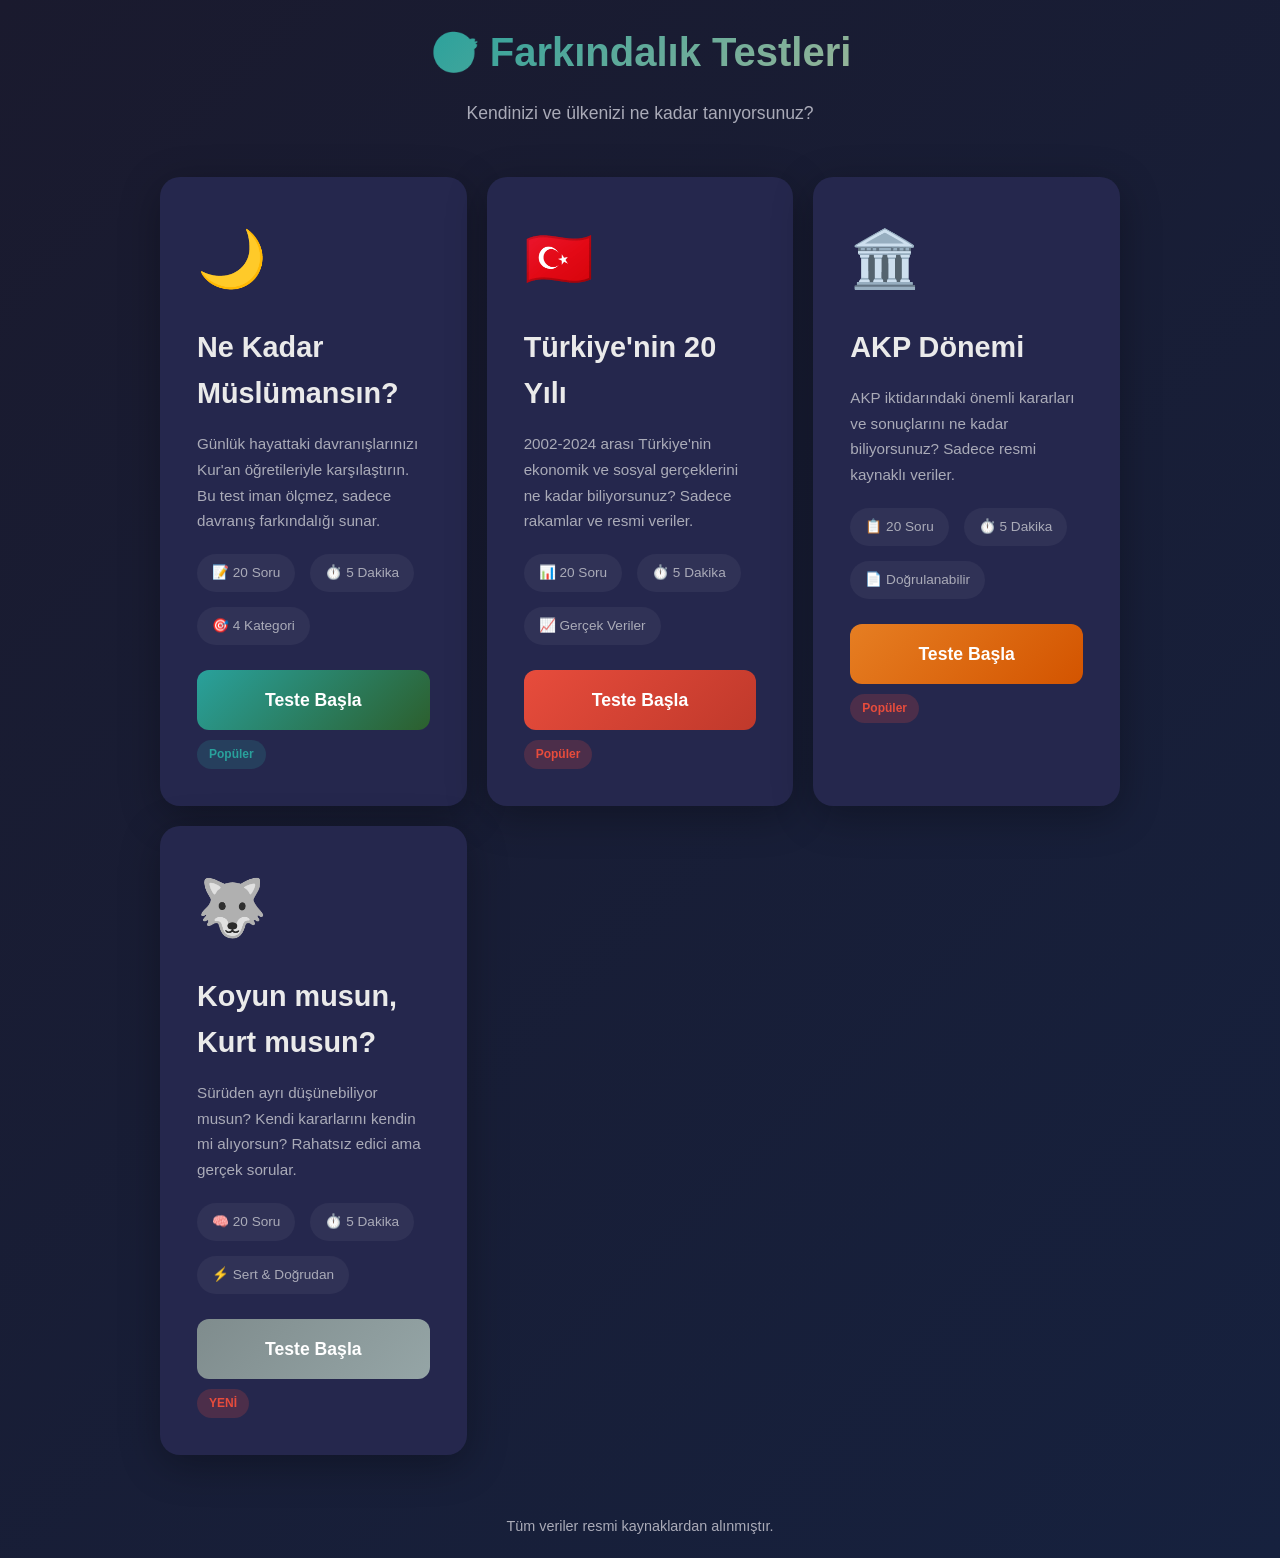
<file: index.html>
<!DOCTYPE html>
<html lang="tr">
<head>
    <meta charset="UTF-8">
    <meta name="viewport" content="width=device-width, initial-scale=1.0">
    <meta name="description" content="Farkındalık Testleri - Ne Kadar Müslümansın? ve Türkiye'nin 20 Yılı">
    <title>Farkındalık Testleri</title>
    <style>
        :root {
            --primary: #2c5f2d;
            --primary-light: #97b498;
            --bg-dark: #1a1a2e;
            --bg-card: #25274d;
            --text-light: #eaeaea;
            --text-muted: #aaabb8;
            --accent: #29a19c;
            --accent-2: #e74c3c;
        }

        * {
            margin: 0;
            padding: 0;
            box-sizing: border-box;
        }

        body {
            font-family: -apple-system, BlinkMacSystemFont, 'Segoe UI', Roboto, Oxygen, Ubuntu, sans-serif;
            background: linear-gradient(135deg, var(--bg-dark) 0%, #16213e 100%);
            color: var(--text-light);
            min-height: 100vh;
            line-height: 1.6;
        }

        .mobile-test-tabs {
            display: none;
            position: sticky;
            top: 0;
            z-index: 100;
            background: rgba(37, 39, 77, 0.95);
            backdrop-filter: blur(10px);
            padding: 12px;
            justify-content: center;
            gap: 15px;
            box-shadow: 0 2px 10px rgba(0, 0, 0, 0.3);
        }

        .tab-btn {
            font-size: 2rem;
            padding: 10px 20px;
            border-radius: 12px;
            transition: all 0.3s ease;
            text-decoration: none;
            background: rgba(255, 255, 255, 0.05);
            border: 2px solid transparent;
        }

        .tab-btn:hover, .tab-btn.active {
            background: rgba(255, 255, 255, 0.1);
            transform: scale(1.1);
            border-color: var(--accent);
        }

        @media (max-width: 768px) {
            .mobile-test-tabs {
                display: flex;
            }
            
            .header {
                margin-top: 20px;
            }
            
            .tests-grid {
                scroll-margin-top: 80px;
            }
            
            .test-card {
                scroll-margin-top: 80px;
            }
        }

        .container {
            max-width: 1000px;
            margin: 0 auto;
            min-height: 100vh;
            display: flex;
            flex-direction: column;
            align-items: center;
            justify-content: center;
            padding: 20px;
        }

        .header {
            text-align: center;
            margin-bottom: 50px;
            animation: fadeInDown 0.6s ease;
        }

        .main-title {
            font-size: 2.5rem;
            margin-bottom: 15px;
            background: linear-gradient(135deg, #29a19c 0%, #97b498 100%);
            -webkit-background-clip: text;
            -webkit-text-fill-color: transparent;
            background-clip: text;
        }

        .subtitle {
            color: var(--text-muted);
            font-size: 1.1rem;
        }

        .tests-grid {
            display: grid;
            grid-template-columns: repeat(auto-fit, minmax(260px, 1fr));
            gap: 20px;
            width: 100%;
            max-width: 1200px;
            animation: fadeInUp 0.6s ease 0.2s backwards;
        }

        .test-card {
            background: var(--bg-card);
            border-radius: 20px;
            padding: 35px;
            box-shadow: 0 10px 40px rgba(0, 0, 0, 0.3);
            transition: all 0.4s cubic-bezier(0.4, 0, 0.2, 1);
            border: 2px solid transparent;
            position: relative;
            overflow: hidden;
        }

        .test-card::before {
            content: '';
            position: absolute;
            top: 0;
            left: 0;
            right: 0;
            height: 4px;
            background: linear-gradient(90deg, var(--accent) 0%, var(--primary-light) 100%);
            transform: scaleX(0);
            transition: transform 0.4s ease;
        }

        .test-card:hover::before {
            transform: scaleX(1);
        }

        .test-card:hover {
            transform: translateY(-10px);
            box-shadow: 0 20px 50px rgba(0, 0, 0, 0.4);
            border-color: var(--accent);
        }

        .test-card.political::before {
            background: linear-gradient(90deg, #e74c3c 0%, #c0392b 100%);
        }

        .test-card.political:hover {
            border-color: var(--accent-2);
        }

        .test-card.akp::before {
            background: linear-gradient(90deg, #e67e22 0%, #d35400 100%);
        }

        .test-card.akp:hover {
            border-color: #e67e22;
        }

        .test-card.koyun::before {
            background: linear-gradient(90deg, #7f8c8d 0%, #95a5a6 100%);
        }

        .test-card.koyun:hover {
            border-color: #c0392b;
        }

        .icon {
            font-size: 3.5rem;
            margin-bottom: 20px;
            display: block;
        }

        .test-title {
            font-size: 1.8rem;
            margin-bottom: 15px;
            color: var(--text-light);
        }

        .test-description {
            color: var(--text-muted);
            margin-bottom: 20px;
            line-height: 1.7;
            font-size: 0.95rem;
        }

        .test-meta {
            display: flex;
            gap: 15px;
            margin-bottom: 25px;
            flex-wrap: wrap;
        }

        .meta-item {
            background: rgba(255, 255, 255, 0.05);
            padding: 8px 15px;
            border-radius: 20px;
            font-size: 0.85rem;
            color: var(--text-muted);
        }

        .btn {
            width: 100%;
            padding: 16px 24px;
            font-size: 1.1rem;
            font-weight: 600;
            border: none;
            border-radius: 12px;
            cursor: pointer;
            transition: all 0.3s ease;
            text-decoration: none;
            display: block;
            text-align: center;
        }

        .btn-muslim {
            background: linear-gradient(135deg, var(--accent) 0%, var(--primary) 100%);
            color: white;
        }

        .btn-muslim:hover {
            transform: translateY(-2px);
            box-shadow: 0 5px 20px rgba(41, 161, 156, 0.4);
        }

        .btn-political {
            background: linear-gradient(135deg, #e74c3c 0%, #c0392b 100%);
            color: white;
        }

        .btn-political:hover {
            transform: translateY(-2px);
            box-shadow: 0 5px 20px rgba(231, 76, 60, 0.4);
        }

        .btn-akp {
            background: linear-gradient(135deg, #e67e22 0%, #d35400 100%);
            color: white;
        }

        .btn-akp:hover {
            transform: translateY(-2px);
            box-shadow: 0 5px 20px rgba(230, 126, 34, 0.4);
        }

        .btn-koyun {
            background: linear-gradient(135deg, #7f8c8d 0%, #95a5a6 100%);
            color: white;
        }

        .btn-koyun:hover {
            transform: translateY(-2px);
            box-shadow: 0 5px 20px rgba(192, 57, 43, 0.4);
        }

        .footer {
            margin-top: 60px;
            text-align: center;
            color: var(--text-muted);
            font-size: 0.9rem;
            animation: fadeIn 0.6s ease 0.4s backwards;
        }

        .badge {
            display: inline-block;
            background: rgba(41, 161, 156, 0.2);
            color: var(--accent);
            padding: 5px 12px;
            border-radius: 15px;
            font-size: 0.75rem;
            font-weight: 600;
            margin-top: 10px;
        }

        .badge.new {
            background: rgba(231, 76, 60, 0.2);
            color: var(--accent-2);
            animation: pulse 2s infinite;
        }

        @keyframes pulse {
            0%, 100% { transform: scale(1); }
            50% { transform: scale(1.05); }
        }

        @keyframes fadeInDown {
            from {
                opacity: 0;
                transform: translateY(-30px);
            }
            to {
                opacity: 1;
                transform: translateY(0);
            }
        }

        @keyframes fadeInUp {
            from {
                opacity: 0;
                transform: translateY(30px);
            }
            to {
                opacity: 1;
                transform: translateY(0);
            }
        }

        @keyframes fadeIn {
            from { opacity: 0; }
            to { opacity: 1; }
        }

        @media (max-width: 768px) {
            .main-title {
                font-size: 2rem;
            }
            .tests-grid {
                grid-template-columns: 1fr;
            }
            .test-card {
                padding: 25px;
            }
            .icon {
                font-size: 2.5rem;
            }
            .test-title {
                font-size: 1.5rem;
            }
        }
    </style>
</head>
<body>
    <div class="container">
        <!-- Mobile Test Tabs -->
        <div class="mobile-test-tabs">
            <a href="#muslim" class="tab-btn active">🌙</a>
            <a href="#turkey" class="tab-btn">🇹🇷</a>
            <a href="#akp" class="tab-btn">🏛️</a>
            <a href="#koyun" class="tab-btn">🐺</a>
        </div>
        
        <div class="header">
            <h1 class="main-title">🎯 Farkındalık Testleri</h1>
            <p class="subtitle">Kendinizi ve ülkenizi ne kadar tanıyorsunuz?</p>
        </div>

        <div class="tests-grid">
            <!-- İslami Test -->
            <div class="test-card" id="muslim">
                <span class="icon">🌙</span>
                <h2 class="test-title">Ne Kadar Müslümansın?</h2>
                <p class="test-description">
                    Günlük hayattaki davranışlarınızı Kur'an öğretileriyle karşılaştırın. 
                    Bu test iman ölçmez, sadece davranış farkındalığı sunar.
                </p>
                <div class="test-meta">
                    <span class="meta-item">📝 20 Soru</span>
                    <span class="meta-item">⏱️ 5 Dakika</span>
                    <span class="meta-item">🎯 4 Kategori</span>
                </div>
                <a href="muslim-test/" class="btn btn-muslim">Teste Başla</a>
                <span class="badge">Popüler</span>
            </div>

            <!-- Türkiye Genel -->
            <div class="test-card political" id="turkey">
                <span class="icon">🇹🇷</span>
                <h2 class="test-title">Türkiye'nin 20 Yılı</h2>
                <p class="test-description">
                    2002-2024 arası Türkiye'nin ekonomik ve sosyal gerçeklerini ne kadar biliyorsunuz? 
                    Sadece rakamlar ve resmi veriler.
                </p>
                <div class="test-meta">
                    <span class="meta-item">📊 20 Soru</span>
                    <span class="meta-item">⏱️ 5 Dakika</span>
                    <span class="meta-item">📈 Gerçek Veriler</span>
                </div>
                <a href="turkey-test/" class="btn btn-political">Teste Başla</a>
                <span class="badge new">Popüler</span>
            </div>

            <!-- AKP Dönemi -->
            <div class="test-card akp" id="akp">
                <span class="icon">🏛️</span>
                <h2 class="test-title">AKP Dönemi</h2>
                <p class="test-description">
                    AKP iktidarındaki önemli kararları ve sonuçlarını ne kadar biliyorsunuz?
                    Sadece resmi kaynaklı veriler.
                </p>
                <div class="test-meta">
                    <span class="meta-item">📋 20 Soru</span>
                    <span class="meta-item">⏱️ 5 Dakika</span>
                    <span class="meta-item">📄 Doğrulanabilir</span>
                </div>
                <a href="akp-test/" class="btn btn-akp">Teste Başla</a>
                <span class="badge new">Popüler</span>
            </div>

            <!-- Koyun-Kurt -->
            <div class="test-card koyun" id="koyun">
                <span class="icon">🐺</span>
                <h2 class="test-title">Koyun musun, Kurt musun?</h2>
                <p class="test-description">
                    Sürüden ayrı düşünebiliyor musun? Kendi kararlarını kendin mi alıyorsun?
                    Rahatsız edici ama gerçek sorular.
                </p>
                <div class="test-meta">
                    <span class="meta-item">🧠 20 Soru</span>
                    <span class="meta-item">⏱️ 5 Dakika</span>
                    <span class="meta-item">⚡ Sert & Doğrudan</span>
                </div>
                <a href="koyun-kurt-test/" class="btn btn-koyun">Teste Başla</a>
                <span class="badge new">YENİ</span>
            </div>
        </div>

        <div class="footer">
            <p>Tüm veriler resmi kaynaklardan alınmıştır.</p>
        </div>
    </div>
    
    <script>
        // Mobile tab navigation
        document.querySelectorAll('.tab-btn').forEach(btn => {
            btn.addEventListener('click', function(e) {
                e.preventDefault();
                
                // Remove active class from all
                document.querySelectorAll('.tab-btn').forEach(b => b.classList.remove('active'));
                
                // Add active to clicked
                this.classList.add('active');
                
                // Scroll to target
                const target = this.getAttribute('href').substring(1);
                const element = document.getElementById(target);
                if (element) {
                    element.scrollIntoView({ behavior: 'smooth', block: 'center' });
                }
            });
        });
        
        // Update active tab on scroll
        const observer = new IntersectionObserver((entries) => {
            entries.forEach(entry => {
                if (entry.isIntersecting) {
                    const id = entry.target.id;
                    document.querySelectorAll('.tab-btn').forEach(btn => {
                        btn.classList.remove('active');
                        if (btn.getAttribute('href') === `#${id}`) {
                            btn.classList.add('active');
                        }
                    });
                }
            });
        }, { threshold: 0.5 });
        
        document.querySelectorAll('.test-card').forEach(card => {
            observer.observe(card);
        });
    </script>
</body>
</html>
</file>
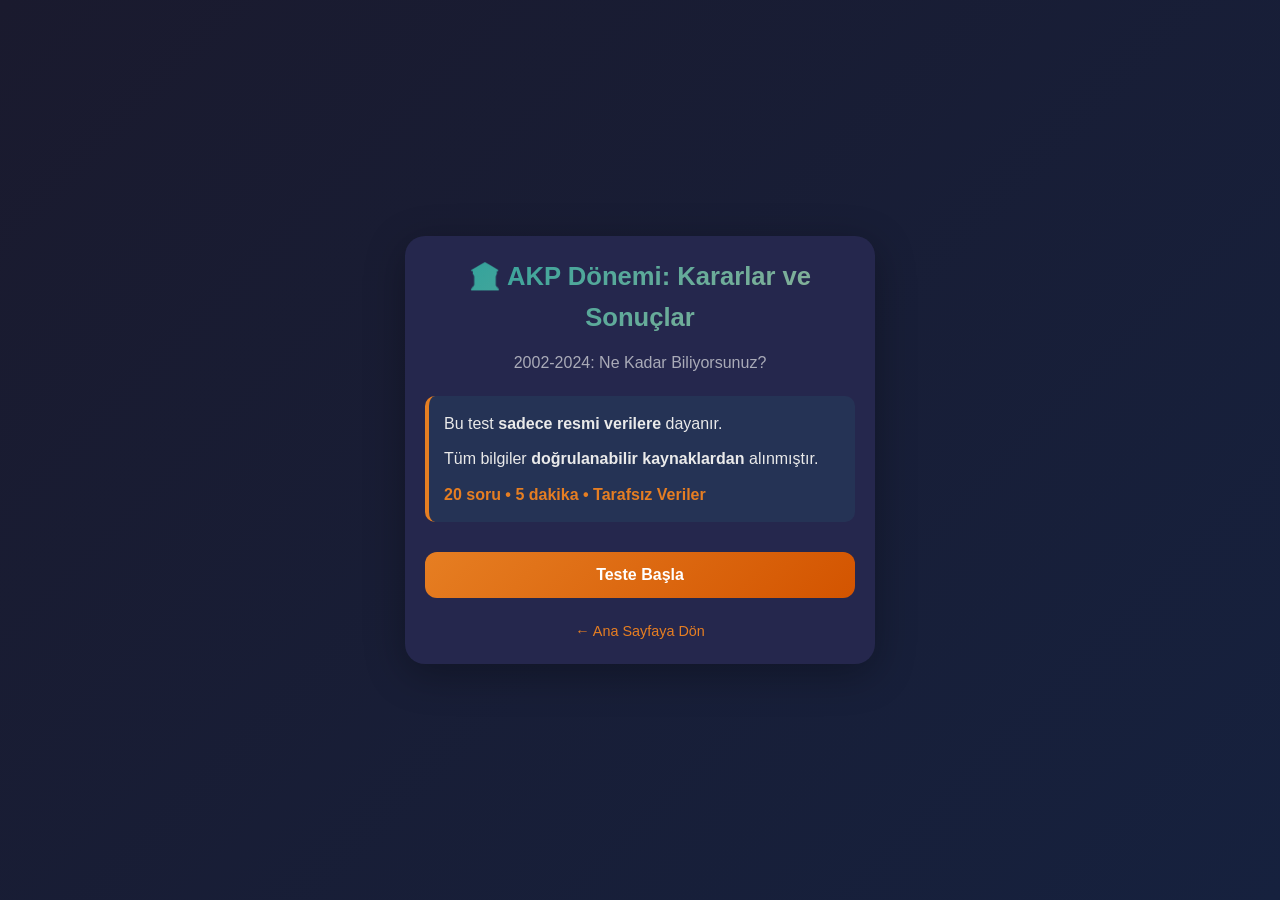
<file: akp-test/index.html>
<!DOCTYPE html>
<html lang="tr">
<head>
    <meta charset="UTF-8">
    <meta name="viewport" content="width=device-width, initial-scale=1.0">
    <meta name="description" content="AKP dönemindeki kararları ve sonuçları ne kadar biliyorsunuz? Sadece resmi veriler.">
    <title>AKP Dönemi: Kararlar ve Sonuçlar</title>
    <link rel="stylesheet" href="style.css">
</head>
<body>
    <div class="container">
        <!-- Açılış Ekranı -->
        <div id="welcome-screen" class="screen active">
            <div class="content">
                <h1 class="title">🏛️ AKP Dönemi: Kararlar ve Sonuçlar</h1>
                <p class="subtitle">2002-2024: Ne Kadar Biliyorsunuz?</p>
                <div class="info-box">
                    <p>Bu test <strong>sadece resmi verilere</strong> dayanır.</p>
                    <p>Tüm bilgiler <strong>doğrulanabilir kaynaklardan</strong> alınmıştır.</p>
                    <p>20 soru • 5 dakika • Tarafsız Veriler</p>
                </div>
                <button class="btn btn-primary" onclick="app.startTest()">Teste Başla</button>
                <div style="margin-top: 20px; text-align: center;">
                    <a href="../index.html" style="color: #e67e22; text-decoration: none; font-size: 0.9rem;">← Ana Sayfaya Dön</a>
                </div>
            </div>
        </div>

        <!-- Test Ekranı -->
        <div id="test-screen" class="screen">
            <div class="progress-bar">
                <div class="journey-container">
                    <div class="journey-path">
                        <div class="journey-fill" id="journey-fill"></div>
                    </div>
                    <div class="journey-icons" id="journey-icons">
                        <span class="journey-icon">🌱</span>
                        <span class="journey-icon">🌿</span>
                        <span class="journey-icon">🌳</span>
                        <span class="journey-icon">🌲</span>
                        <span class="journey-icon">🕌</span>
                    </div>
                </div>
                <span class="progress-text" id="progress-text">1 / 20</span>
                <span class="progress-label" id="progress-label">Yolculuk Başlıyor...</span>
            </div>
            
            <div class="content">
                <div class="category-badge" id="category-badge"></div>
                <h2 class="question-text" id="question-text"></h2>
                <div class="options" id="options"></div>
                
                <div class="feedback" id="feedback"></div>
                
                <button class="next-button" id="next-button" onclick="app.nextQuestion()">
                    Sonraki Soru →
                </button>
                <button class="share-question-btn" id="share-question-btn" onclick="app.shareCurrentQuestion()">
                    📤 Bu Soruyu Arkadaşına Sor
                </button>

                
                <div class="skip-timer" id="skip-timer">
                    <div>Otomatik geçiş (8 sn)...</div>
                    <div class="timer-bar">
                        <div class="timer-fill" id="timer-fill"></div>
                    </div>
                </div>
            </div>
        </div>

        <!-- Sonuç Ekranı -->
        <div id="result-screen" class="screen">
            <div class="content">
                <h1 class="title">🎯 Test Tamamlandı!</h1>
                
                <div class="total-score" id="total-score"></div>
                
                <div class="story-summary" id="story-summary"></div>
                
                <div class="categories-result" id="categories-result"></div>
                
                <div class="comparison" id="comparison"></div>
                
                <div class="share-section">
                    <h3>Sonucunu Paylaş</h3>
                    <div class="share-buttons">
                        <button class="btn btn-whatsapp" onclick="app.shareWhatsApp()">
                            WhatsApp
                        </button>
                        <button class="btn btn-twitter" onclick="app.shareTwitter()">
                            Twitter/X
                        </button>
                        <button class="btn btn-instagram" onclick="app.generateStoryImage()">
                            📸 Story İndir
                        </button>
                        <button class="btn btn-copy" onclick="app.copyLink()">
                            Link Kopyala
                        </button>
                    </div>
                </div>
                
                <button class="btn btn-primary" onclick="app.restart()">Testi Yeniden Başlat</button>
                <a href="../index.html" class="btn btn-secondary" style="margin-top: 15px; display: block; text-decoration: none;">
                    🏠 Ana Sayfaya Dön
                </a>
            </div>
        </div>
    </div>

    <script src="questions.js"></script>
    <script src="app.js"></script>
</body>
</html>
</file>
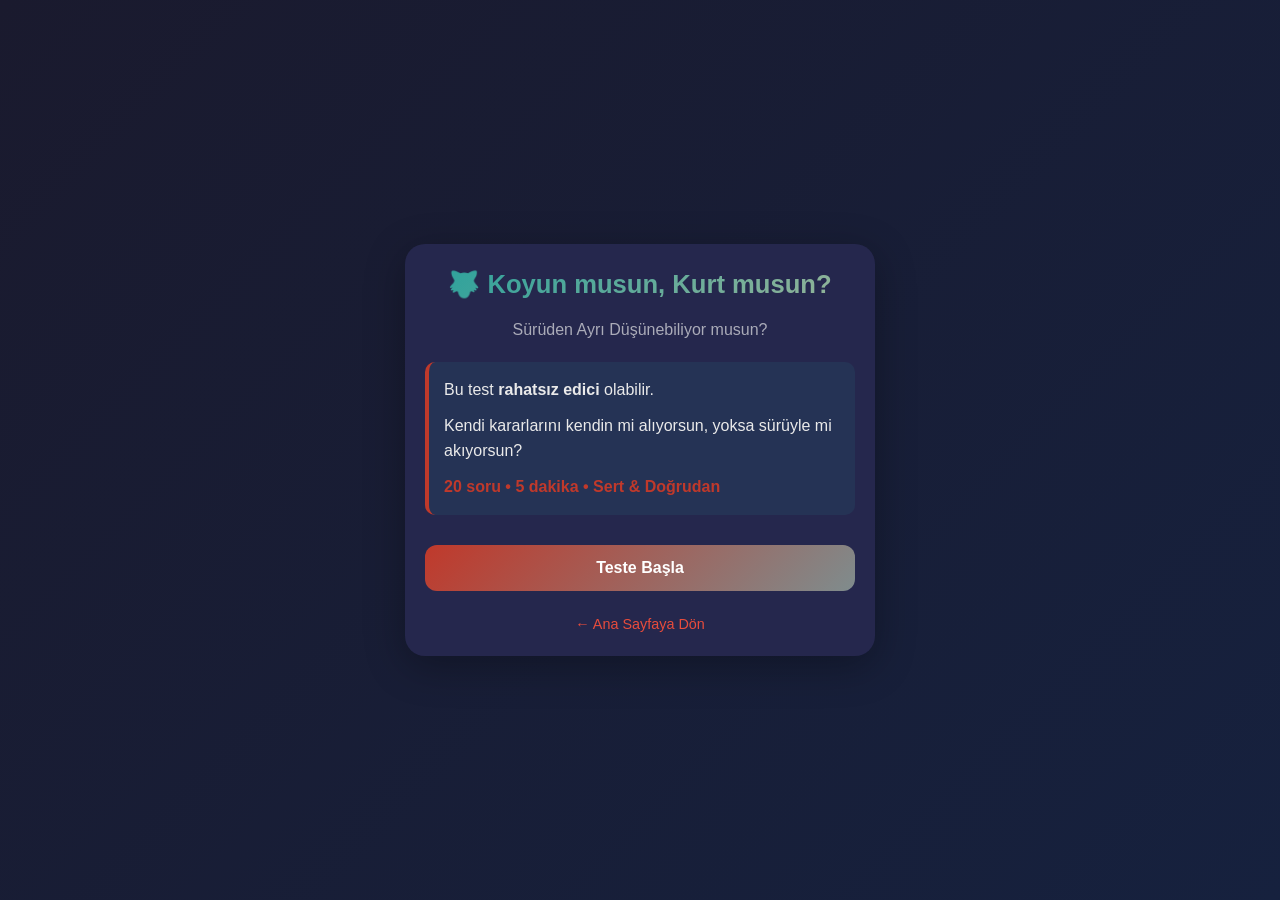
<file: koyun-kurt-test/index.html>
<!DOCTYPE html>
<html lang="tr">
<head>
    <meta charset="UTF-8">
    <meta name="viewport" content="width=device-width, initial-scale=1.0">
    <meta name="description" content="Sürüden ayrı düşünebiliyor musun? Kendi kararlarını kendin mi alıyorsun?">
    <title>Koyun musun, Kurt musun?</title>
    <link rel="stylesheet" href="style.css">
</head>
<body>
    <div class="container">
        <!-- Açılış Ekranı -->
        <div id="welcome-screen" class="screen active">
            <div class="content">
                <h1 class="title">🐺 Koyun musun, Kurt musun?</h1>
                <p class="subtitle">Sürüden Ayrı Düşünebiliyor musun?</p>
                <div class="info-box">
                    <p>Bu test <strong>rahatsız edici</strong> olabilir.</p>
                    <p>Kendi kararlarını kendin mi alıyorsun, yoksa sürüyle mi akıyorsun?</p>
                    <p>20 soru • 5 dakika • Sert & Doğrudan</p>
                </div>
                <button class="btn btn-primary" onclick="app.startTest()">Teste Başla</button>
                <div style="margin-top: 20px; text-align: center;">
                    <a href="../index.html" style="color: #e74c3c; text-decoration: none; font-size: 0.9rem;">← Ana Sayfaya Dön</a>
                </div>
            </div>
        </div>

        <!-- Test Ekranı -->
        <div id="test-screen" class="screen">
            <div class="progress-bar">
                <div class="journey-container">
                    <div class="journey-path">
                        <div class="journey-fill" id="journey-fill"></div>
                    </div>
                    <div class="journey-icons" id="journey-icons">
                        <span class="journey-icon">🌱</span>
                        <span class="journey-icon">🌿</span>
                        <span class="journey-icon">🌳</span>
                        <span class="journey-icon">🌲</span>
                        <span class="journey-icon">🕌</span>
                    </div>
                </div>
                <span class="progress-text" id="progress-text">1 / 20</span>
                <span class="progress-label" id="progress-label">Yolculuk Başlıyor...</span>
            </div>
            
            <div class="content">
                <div class="category-badge" id="category-badge"></div>
                <h2 class="question-text" id="question-text"></h2>
                <div class="options" id="options"></div>
                
                <div class="feedback" id="feedback"></div>
                
                <button class="next-button" id="next-button" onclick="app.nextQuestion()">
                    Sonraki Soru →
                </button>
                
                <button class="share-question-btn" id="share-question-btn" onclick="app.shareCurrentQuestion()">
                    📤 Bu Soruyu Arkadaşına Sor
                </button>
                
                <div class="skip-timer" id="skip-timer">
                    <div>Otomatik geçiş (8 sn)...</div>
                    <div class="timer-bar">
                        <div class="timer-fill" id="timer-fill"></div>
                    </div>
                </div>
            </div>
        </div>

        <!-- Sonuç Ekranı -->
        <div id="result-screen" class="screen">
            <div class="content">
                <h1 class="title">🎯 Test Tamamlandı!</h1>
                
                <div class="total-score" id="total-score"></div>
                
                <div class="story-summary" id="story-summary"></div>
                
                <div class="categories-result" id="categories-result"></div>
                
                <div class="comparison" id="comparison"></div>
                
                <div class="share-section">
                    <h3>Sonucunu Paylaş</h3>
                    <div class="share-buttons">
                        <button class="btn btn-whatsapp" onclick="app.shareWhatsApp()">
                            WhatsApp
                        </button>
                        <button class="btn btn-twitter" onclick="app.shareTwitter()">
                            Twitter/X
                        </button>
                        <button class="btn btn-instagram" onclick="app.generateStoryImage()">
                            📸 Story İndir
                        </button>
                        <button class="btn btn-copy" onclick="app.copyLink()">
                            Link Kopyala
                        </button>
                    </div>
                </div>
                
                <button class="btn btn-primary" onclick="app.restart()">Testi Yeniden Başlat</button>
                <a href="../index.html" class="btn btn-secondary" style="margin-top: 15px; display: block; text-decoration: none;">
                    🏠 Ana Sayfaya Dön
                </a>
            </div>
        </div>
    </div>

    <script src="questions.js"></script>
    <script src="app.js"></script>
</body>
</html>
</file>
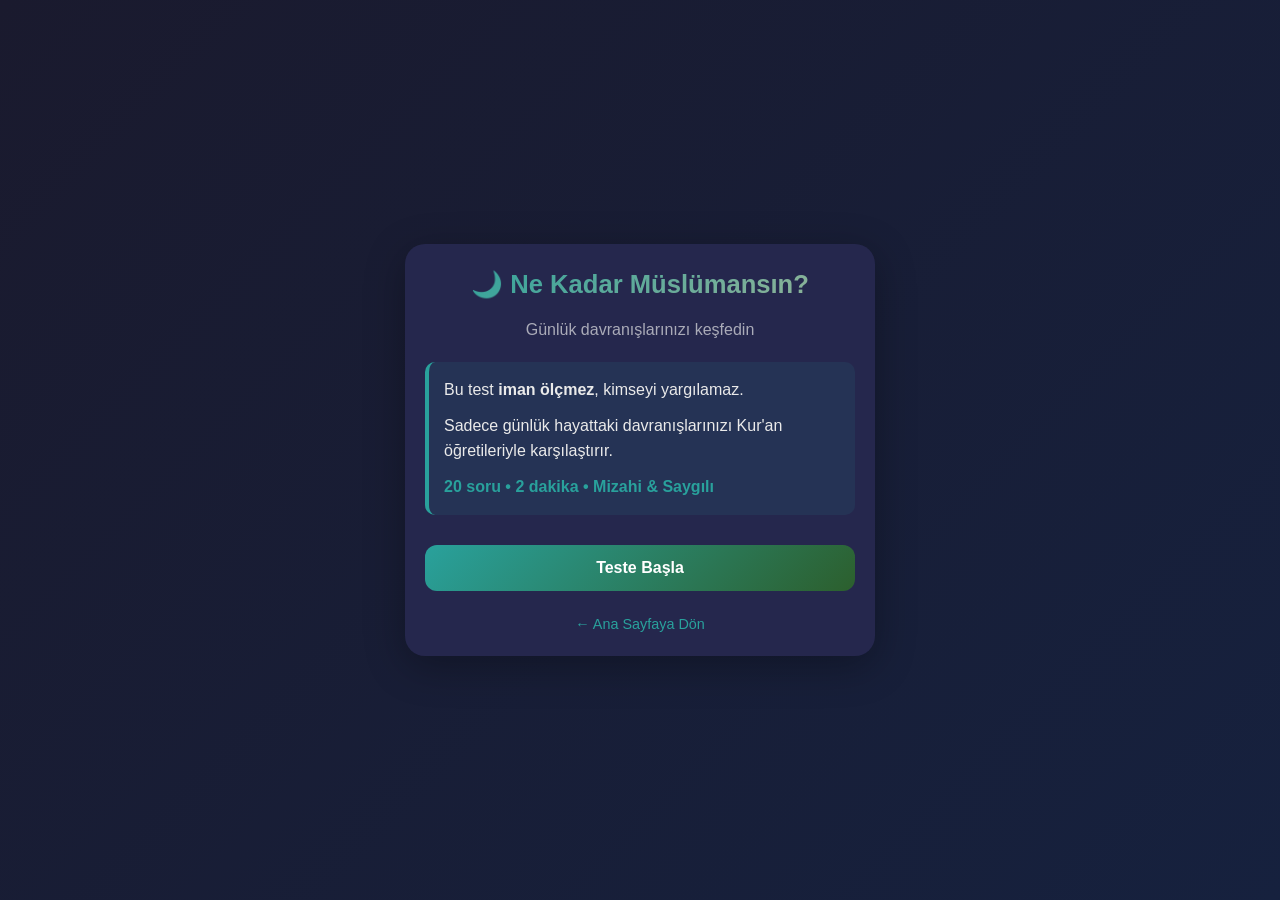
<file: muslim-test/index.html>
<!DOCTYPE html>
<html lang="tr">
<head>
    <meta charset="UTF-8">
    <meta name="viewport" content="width=device-width, initial-scale=1.0">
    <meta name="description" content="Günlük davranışlarınızı Kur'an öğretileriyle karşılaştırın. Mizahi ve saygılı bir farkındalık testi.">
    <title>Ne Kadar Müslümansın? | Davranış Farkındalık Testi</title>
    <link rel="stylesheet" href="style.css">
</head>
<body>
    <div class="container">
        <!-- Açılış Ekranı -->
        <div id="welcome-screen" class="screen active">
            <div class="content">
                <h1 class="title">🌙 Ne Kadar Müslümansın?</h1>
                <p class="subtitle">Günlük davranışlarınızı keşfedin</p>
                <div class="info-box">
                    <p>Bu test <strong>iman ölçmez</strong>, kimseyi yargılamaz.</p>
                    <p>Sadece günlük hayattaki davranışlarınızı Kur'an öğretileriyle karşılaştırır.</p>
                    <p>20 soru • 2 dakika • Mizahi & Saygılı</p>
                </div>
                <button class="btn btn-primary" onclick="app.startTest()">Teste Başla</button>
                <div style="margin-top: 20px; text-align: center;">
                    <a href="../index.html" style="color: #29a19c; text-decoration: none; font-size: 0.9rem;">← Ana Sayfaya Dön</a>
                </div>
            </div>
        </div>

        <!-- Test Ekranı -->
        <div id="test-screen" class="screen">
            <div class="progress-bar">
                <div class="journey-container">
                    <div class="journey-path">
                        <div class="journey-fill" id="journey-fill"></div>
                    </div>
                    <div class="journey-icons" id="journey-icons">
                        <span class="journey-icon">🌱</span>
                        <span class="journey-icon">🌿</span>
                        <span class="journey-icon">🌳</span>
                        <span class="journey-icon">🌲</span>
                        <span class="journey-icon">🕌</span>
                    </div>
                </div>
                <span class="progress-text" id="progress-text">1 / 20</span>
                <span class="progress-label" id="progress-label">Yolculuk Başlıyor...</span>
            </div>
            
            <div class="content">
                <div class="category-badge" id="category-badge"></div>
                <h2 class="question-text" id="question-text"></h2>
                <div class="options" id="options"></div>
                
                <div class="feedback" id="feedback"></div>
                
                <button class="next-button" id="next-button" onclick="app.nextQuestion()">
                    Sonraki Soru →
                </button>
                
                <button class="share-question-btn" id="share-question-btn" onclick="app.shareCurrentQuestion()">
                    📤 Bu Soruyu Arkadaşına Sor
                </button>
                
                <div class="skip-timer" id="skip-timer">
                    <div>Otomatik geçiş (8 sn)...</div>
                    <div class="timer-bar">
                        <div class="timer-fill" id="timer-fill"></div>
                    </div>
                </div>
            </div>
        </div>

        <!-- Sonuç Ekranı -->
        <div id="result-screen" class="screen">
            <div class="content">
                <h1 class="title">🎯 Test Tamamlandı!</h1>
                
                <div class="total-score" id="total-score"></div>
                
                <div class="story-summary" id="story-summary"></div>
                
                <div class="categories-result" id="categories-result"></div>
                
                <div class="comparison" id="comparison"></div>
                
                <div class="share-section">
                    <h3>Sonucunu Paylaş</h3>
                    <div class="share-buttons">
                        <button class="btn btn-whatsapp" onclick="app.shareWhatsApp()">
                            📱 WhatsApp
                        </button>
                        <button class="btn btn-twitter" onclick="app.shareTwitter()">
                            🐦 Twitter/X
                        </button>
                        <button class="btn btn-instagram" onclick="app.generateStoryImage()">
                            📸 Story İndir
                        </button>
                        <button class="btn btn-copy" onclick="app.copyLink()">
                            🔗 Link Kopyala
                        </button>
                    </div>
                </div>
                
                <button class="btn btn-primary" onclick="app.restart()">Testi Yeniden Başlat</button>
                <a href="../index.html" class="btn btn-secondary" style="margin-top: 15px; display: block; text-decoration: none;">
                    🏠 Ana Sayfaya Dön
                </a>
            </div>
        </div>
    </div>

    <script src="questions.js"></script>
    <script src="app.js"></script>
</body>
</html>
</file>
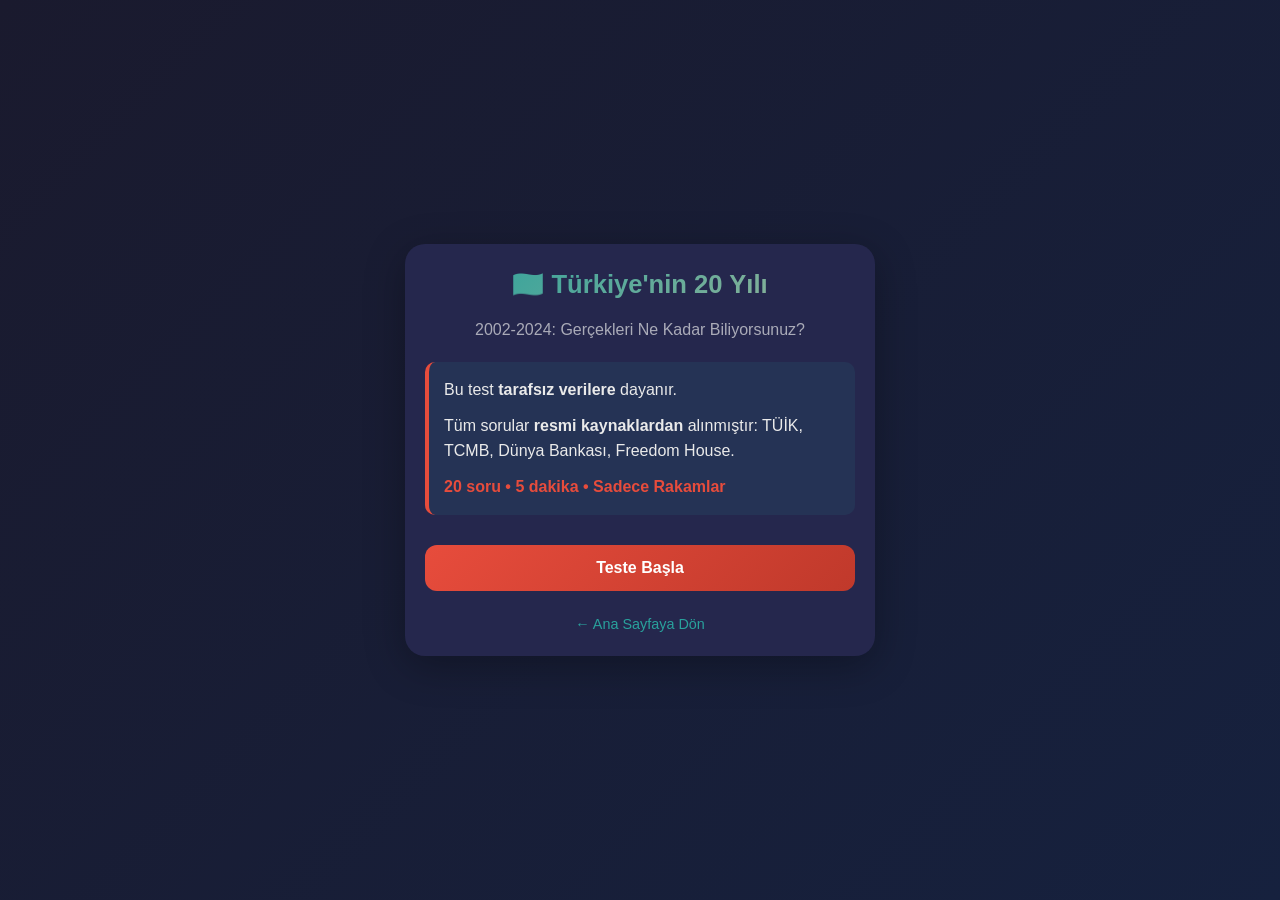
<file: turkey-test/index.html>
<!DOCTYPE html>
<html lang="tr">
<head>
    <meta charset="UTF-8">
    <meta name="viewport" content="width=device-width, initial-scale=1.0">
    <meta name="description" content="Türkiye'nin son 20 yılını ne kadar biliyorsunuz? Ekonomi, alım gücü ve demokrasi verileri.">
    <title>Türkiye'nin 20 Yılı | Gerçekler ve Rakamlar</title>
    <link rel="stylesheet" href="style.css">
</head>
<body>
    <div class="container">
        <!-- Açılış Ekranı -->
        <div id="welcome-screen" class="screen active">
            <div class="content">
                <h1 class="title">🇹🇷 Türkiye'nin 20 Yılı</h1>
                <p class="subtitle">2002-2024: Gerçekleri Ne Kadar Biliyorsunuz?</p>
                <div class="info-box">
                    <p>Bu test <strong>tarafsız verilere</strong> dayanır.</p>
                    <p>Tüm sorular <strong>resmi kaynaklardan</strong> alınmıştır: TÜİK, TCMB, Dünya Bankası, Freedom House.</p>
                    <p>20 soru • 5 dakika • Sadece Rakamlar</p>
                </div>
                <button class="btn btn-primary" onclick="app.startTest()">Teste Başla</button>
                <div style="margin-top: 20px; text-align: center;">
                    <a href="../index.html" style="color: #29a19c; text-decoration: none; font-size: 0.9rem;">← Ana Sayfaya Dön</a>
                </div>
            </div>
        </div>

        <!-- Test Ekranı -->
        <div id="test-screen" class="screen">
            <div class="progress-bar">
                <div class="journey-container">
                    <div class="journey-path">
                        <div class="journey-fill" id="journey-fill"></div>
                    </div>
                    <div class="journey-icons" id="journey-icons">
                        <span class="journey-icon">🌱</span>
                        <span class="journey-icon">🌿</span>
                        <span class="journey-icon">🌳</span>
                        <span class="journey-icon">🌲</span>
                        <span class="journey-icon">🕌</span>
                    </div>
                </div>
                <span class="progress-text" id="progress-text">1 / 20</span>
                <span class="progress-label" id="progress-label">Yolculuk Başlıyor...</span>
            </div>
            
            <div class="content">
                <div class="category-badge" id="category-badge"></div>
                <h2 class="question-text" id="question-text"></h2>
                <div class="options" id="options"></div>
                
                <div class="feedback" id="feedback"></div>
                
                <button class="next-button" id="next-button" onclick="app.nextQuestion()">
                    Sonraki Soru →
                </button>
                
                <button class="share-question-btn" id="share-question-btn" onclick="app.shareCurrentQuestion()">
                    📤 Bu Soruyu Arkadaşına Sor
                </button>
                
                <div class="skip-timer" id="skip-timer">
                    <div>Otomatik geçiş (8 sn)...</div>
                    <div class="timer-bar">
                        <div class="timer-fill" id="timer-fill"></div>
                    </div>
                </div>
            </div>
        </div>

        <!-- Sonuç Ekranı -->
        <div id="result-screen" class="screen">
            <div class="content">
                <h1 class="title">🎯 Test Tamamlandı!</h1>
                
                <div class="total-score" id="total-score"></div>
                
                <div class="story-summary" id="story-summary"></div>
                
                <div class="categories-result" id="categories-result"></div>
                
                <div class="comparison" id="comparison"></div>
                
                <div class="share-section">
                    <h3>Sonucunu Paylaş</h3>
                    <div class="share-buttons">
                        <button class="btn btn-whatsapp" onclick="app.shareWhatsApp()">
                            WhatsApp
                        </button>
                        <button class="btn btn-twitter" onclick="app.shareTwitter()">
                            Twitter/X
                        </button>
                        <button class="btn btn-instagram" onclick="app.generateStoryImage()">
                            📸 Story İndir
                        </button>
                        <button class="btn btn-copy" onclick="app.copyLink()">
                            Link Kopyala
                        </button>
                    </div>
                </div>
                
                <button class="btn btn-primary" onclick="app.restart()">Testi Yeniden Başlat</button>
                <a href="../index.html" class="btn btn-secondary" style="margin-top: 15px; display: block; text-decoration: none;">
                    🏠 Ana Sayfaya Dön
                </a>
            </div>
        </div>
    </div>

    <script src="questions.js"></script>
    <script src="app.js"></script>
</body>
</html>
</file>
<file: akp-test/style.css>
:root {
    --primary: #d35400;
    --primary-light: #e67e22;
    --bg-dark: #1a1a2e;
    --bg-card: #25274d;
    --text-light: #eaeaea;
    --text-muted: #aaabb8;
    --accent: #e67e22;
    --success: #4caf50;
    --warning: #ff9800;
    --border: #3a3a5a;
}

* {
    margin: 0;
    padding: 0;
    box-sizing: border-box;
}

body {
    font-family: -apple-system, BlinkMacSystemFont, 'Segoe UI', Roboto, Oxygen, Ubuntu, Cantarell, sans-serif;
    background: linear-gradient(135deg, var(--bg-dark) 0%, #16213e 100%);
    color: var(--text-light);
    min-height: 100vh;
    line-height: 1.6;
}

.container {
    max-width: 500px;
    margin: 0 auto;
    min-height: 100vh;
    display: flex;
    align-items: center;
    justify-content: center;
    padding: 15px;
}

.screen {
    display: none;
    width: 100%;
    animation: fadeIn 0.3s ease-in;
}

.screen.active {
    display: block;
}

@keyframes fadeIn {
    from {
        opacity: 0;
        transform: translateY(10px);
    }
    to {
        opacity: 1;
        transform: translateY(0);
    }
}

.content {
    background: var(--bg-card);
    border-radius: 20px;
    padding: 20px;
    box-shadow: 0 10px 40px rgba(0, 0, 0, 0.3);
}

.title {
    font-size: 1.6rem;
    text-align: center;
    margin-bottom: 12px;
    background: linear-gradient(135deg, #29a19c 0%, #97b498 100%);
    -webkit-background-clip: text;
    -webkit-text-fill-color: transparent;
    background-clip: text;
}

.subtitle {
    text-align: center;
    color: var(--text-muted);
    font-size: 1rem;
    margin-bottom: 20px;
}

.info-box {
    background: rgba(41, 161, 156, 0.1);
    border-left: 4px solid var(--accent);
    padding: 15px;
    border-radius: 10px;
    margin: 20px 0;
}

.info-box p {
    margin-bottom: 10px;
    color: var(--text-light);
}

.info-box p:last-child {
    margin-bottom: 0;
    color: var(--accent);
    font-weight: 600;
}

.btn {
    width: 100%;
    padding: 14px 20px;
    font-size: 1rem;
    font-weight: 600;
    border: none;
    border-radius: 12px;
    cursor: pointer;
    transition: all 0.3s ease;
    margin-top: 10px;
}

.btn-primary {
    background: linear-gradient(135deg, var(--accent) 0%, var(--primary) 100%);
    color: white;
}

.btn-primary:hover {
    transform: translateY(-2px);
    box-shadow: 0 5px 20px rgba(41, 161, 156, 0.4);
}

.btn-primary:active {
    transform: translateY(0);
}

/* Progress Bar */
.progress-bar {
    background: var(--bg-card);
    padding: 20px 15px;
    border-radius: 15px 15px 0 0;
    position: relative;
}

.journey-container {
    position: relative;
    margin-bottom: 12px;
}

.journey-path {
    height: 4px;
    background: rgba(255, 255, 255, 0.1);
    border-radius: 10px;
    position: relative;
    overflow: visible;
}

.journey-fill {
    height: 100%;
    background: linear-gradient(90deg, var(--accent) 0%, var(--primary-light) 100%);
    border-radius: 10px;
    transition: width 0.5s ease;
    width: 0%;
    box-shadow: 0 0 10px rgba(41, 161, 156, 0.5);
}

.journey-icons {
    display: flex;
    justify-content: space-between;
    align-items: center;
    position: absolute;
    width: 100%;
    top: -8px;
    left: 0;
    pointer-events: none;
}

.journey-icon {
    font-size: 1.2rem;
    transition: all 0.3s ease;
    filter: grayscale(100%);
    opacity: 0.3;
}

.journey-icon.active {
    filter: grayscale(0%);
    opacity: 1;
    transform: scale(1.3);
    animation: bounce 0.5s ease;
}

.journey-icon.completed {
    filter: grayscale(0%);
    opacity: 0.7;
}

@keyframes bounce {
    0%, 100% { transform: scale(1.3) translateY(0); }
    50% { transform: scale(1.3) translateY(-5px); }
}

.progress-text {
    display: block;
    text-align: center;
    margin-top: 15px;
    color: var(--text-muted);
    font-weight: 600;
    font-size: 0.95rem;
}

.progress-label {
    display: block;
    text-align: center;
    margin-top: 5px;
    color: var(--accent);
    font-size: 0.85rem;
    font-weight: 500;
}

.progress-fill {
    height: 8px;
    background: linear-gradient(90deg, var(--accent) 0%, var(--primary-light) 100%);
    border-radius: 10px;
    transition: width 0.3s ease;
    width: 0%;
}

/* Test Screen */
#test-screen .content {
    border-radius: 0 0 20px 20px;
    margin-top: -1px;
}

.category-badge {
    display: inline-block;
    padding: 8px 16px;
    background: rgba(41, 161, 156, 0.2);
    border-radius: 20px;
    font-size: 0.85rem;
    color: var(--accent);
    font-weight: 600;
    margin-bottom: 20px;
}

.question-text {
    font-size: 1.15rem;
    margin-bottom: 20px;
    line-height: 1.5;
    color: var(--text-light);
}

.options {
    display: flex;
    flex-direction: column;
    gap: 10px;
}

.option {
    background: linear-gradient(135deg, rgba(255, 255, 255, 0.08) 0%, rgba(255, 255, 255, 0.04) 100%);
    border: 2px solid var(--border);
    padding: 14px 18px;
    border-radius: 14px;
    cursor: pointer;
    transition: all 0.3s cubic-bezier(0.4, 0, 0.2, 1);
    font-size: 0.95rem;
    text-align: left;
    position: relative;
    overflow: hidden;
    box-shadow: 0 2px 8px rgba(0, 0, 0, 0.1);
}

.option::before {
    content: '';
    position: absolute;
    left: 0;
    top: 0;
    height: 100%;
    width: 4px;
    background: var(--accent);
    transform: scaleY(0);
    transition: transform 0.3s ease;
}

.option:hover {
    background: linear-gradient(135deg, rgba(41, 161, 156, 0.15) 0%, rgba(41, 161, 156, 0.08) 100%);
    border-color: var(--accent);
    transform: translateX(8px);
    box-shadow: 0 4px 16px rgba(41, 161, 156, 0.2);
}

.option:hover::before {
    transform: scaleY(1);
}

.option.selected {
    background: linear-gradient(135deg, rgba(41, 161, 156, 0.25) 0%, rgba(41, 161, 156, 0.15) 100%);
    border-color: var(--accent);
    border-width: 3px;
    transform: translateX(8px);
    box-shadow: 0 6px 20px rgba(41, 161, 156, 0.3);
}

.option.selected::before {
    transform: scaleY(1);
}

.option:active {
    transform: translateX(6px) scale(0.98);
}

.feedback {
    display: none;
    margin-top: 20px;
    padding: 15px;
    background: rgba(41, 161, 156, 0.1);
    border-left: 4px solid var(--accent);
    border-radius: 10px;
    animation: slideIn 0.3s ease;
}

.feedback.show {
    display: block;
}

@keyframes slideIn {
    from {
        opacity: 0;
        transform: translateY(-10px);
    }
    to {
        opacity: 1;
        transform: translateY(0);
    }
}

.feedback p {
    margin-bottom: 8px;
    color: var(--text-light);
}

.feedback .verse {
    color: var(--accent);
    font-style: italic;
    font-size: 0.95rem;
}

.next-button {
    margin-top: 20px;
    padding: 14px 28px;
    background: linear-gradient(135deg, var(--accent) 0%, var(--primary) 100%);
    color: white;
    border: none;
    border-radius: 12px;
    font-size: 1rem;
    font-weight: 600;
    cursor: pointer;
    transition: all 0.3s ease;
    width: 100%;
    display: none;
}

.next-button.show {
    display: block;
    animation: slideIn 0.3s ease;
}

.next-button:hover {
    transform: translateY(-2px);
    box-shadow: 0 5px 20px rgba(41, 161, 156, 0.4);
}

.share-question-btn {
    margin-top: 15px;
    padding: 12px 24px;
    background: linear-gradient(135deg, #667eea 0%, #764ba2 100%);
    color: white;
    border: none;
    border-radius: 12px;
    font-size: 0.95rem;
    font-weight: 600;
    cursor: pointer;
    transition: all 0.3s ease;
    width: 100%;
    display: none;
}

.share-question-btn.show {
    display: block;
    animation: slideIn 0.3s ease 0.2s backwards;
}

.share-question-btn:hover {
    transform: translateY(-2px);
    box-shadow: 0 5px 20px rgba(118, 75, 162, 0.4);
}

.skip-timer {
    text-align: center;
    margin-top: 15px;
    color: var(--text-muted);
    font-size: 0.9rem;
    display: none;
}

.skip-timer.show {
    display: block;
}

.timer-bar {
    height: 4px;
    background: rgba(255, 255, 255, 0.1);
    border-radius: 2px;
    margin-top: 8px;
    overflow: hidden;
}

.timer-fill {
    height: 100%;
    background: var(--accent);
    width: 100%;
    transition: width 5s linear;
}

.timer-fill.animate {
    width: 0%;
}

.next-btn {
    margin-top: 20px;
    width: 100%;
}

/* Result Screen */
.total-score {
    text-align: center;
    padding: 25px;
    background: rgba(41, 161, 156, 0.1);
    border-radius: 15px;
    margin: 20px 0;
}

.total-score .score-number {
    font-size: 3.5rem;
    font-weight: bold;
    background: linear-gradient(135deg, var(--accent) 0%, var(--primary-light) 100%);
    -webkit-background-clip: text;
    -webkit-text-fill-color: transparent;
    background-clip: text;
}

.total-score .score-label {
    color: var(--text-muted);
    font-size: 1rem;
    margin-top: 8px;
}

.categories-result {
    margin: 20px 0;
}

.category-item {
    margin-bottom: 20px;
}

.category-header {
    display: flex;
    justify-content: space-between;
    align-items: center;
    margin-bottom: 8px;
    font-size: 0.95rem;
}

.category-name {
    color: var(--text-light);
    font-weight: 600;
}

.category-score-wrapper {
    display: flex;
    align-items: center;
    gap: 10px;
}

.category-score {
    color: var(--accent);
    font-weight: bold;
}

.category-emoji {
    font-size: 1.3rem;
    display: flex;
    gap: 2px;
}

.emoji-star {
    transition: all 0.3s ease;
    display: inline-block;
}

.emoji-star.filled {
    animation: starPop 0.4s ease;
}

@keyframes starPop {
    0% { transform: scale(0); }
    50% { transform: scale(1.2); }
    100% { transform: scale(1); }
}

.category-bar {
    height: 10px;
    background: rgba(255, 255, 255, 0.1);
    border-radius: 10px;
    overflow: hidden;
}

.category-bar-fill {
    height: 100%;
    background: linear-gradient(90deg, var(--accent) 0%, var(--primary-light) 100%);
    border-radius: 10px;
    transition: width 0.5s ease;
}

.comparison {
    background: rgba(255, 255, 255, 0.05);
    padding: 15px;
    border-radius: 12px;
    margin: 20px 0;
    text-align: center;
}

.story-summary {
    background: linear-gradient(135deg, rgba(41, 161, 156, 0.15) 0%, rgba(44, 95, 45, 0.15) 100%);
    padding: 20px;
    border-radius: 15px;
    margin: 20px 0;
    border-left: 4px solid var(--accent);
}

.story-summary h3 {
    color: var(--text-light);
    margin-bottom: 12px;
    font-size: 1.15rem;
    display: flex;
    align-items: center;
    gap: 8px;
}

.story-summary p {
    color: var(--text-light);
    line-height: 1.7;
    font-size: 0.95rem;
    text-align: left;
    margin-bottom: 10px;
}

.story-summary .highlight {
    color: var(--accent);
    font-weight: 600;
}

.story-summary .warning {
    color: #f39c12;
    font-weight: 600;
}

.story-summary .success {
    color: #2ecc71;
    font-weight: 600;
}

.comparison h3 {
    color: var(--text-light);
    margin-bottom: 15px;
    font-size: 1.1rem;
}

.comparison-stats {
    display: flex;
    justify-content: space-around;
    margin-top: 15px;
}

.stat {
    text-align: center;
}

.stat-value {
    font-size: 1.6rem;
    font-weight: bold;
    color: var(--accent);
}

.stat-label {
    color: var(--text-muted);
    font-size: 0.85rem;
    margin-top: 5px;
}

.share-section {
    margin: 25px 0;
}

.share-section h3 {
    text-align: center;
    margin-bottom: 12px;
    color: var(--text-light);
    font-size: 1.05rem;
}

.share-buttons {
    display: grid;
    grid-template-columns: repeat(auto-fit, minmax(150px, 1fr));
    gap: 10px;
}

.btn-whatsapp {
    background: #25D366;
    color: white;
}

.btn-twitter {
    background: #1DA1F2;
    color: white;
}

.btn-copy {
    background: rgba(255, 255, 255, 0.1);
    color: var(--text-light);
    border: 2px solid var(--border);
}

.btn-whatsapp:hover,
.btn-twitter:hover,
.btn-copy:hover {
    transform: translateY(-2px);
    opacity: 0.9;
}

/* Responsive Design */
@media (max-width: 480px) {
    .container {
        padding: 10px;
    }
    
    .content {
        padding: 20px;
    }
    
    .title {
        font-size: 1.6rem;
    }
    
    .question-text {
        font-size: 1.1rem;
    }
    
    .total-score .score-number {
        font-size: 3rem;
    }
    
    .share-buttons {
        grid-template-columns: 1fr;
    }
}

/* Toast Notification */
.toast {
    position: fixed;
    bottom: 20px;
    left: 50%;
    transform: translateX(-50%);
    background: var(--accent);
    color: white;
    padding: 15px 25px;
    border-radius: 10px;
    box-shadow: 0 5px 20px rgba(0, 0, 0, 0.3);
    animation: toastSlide 0.3s ease;
    z-index: 1000;
}

@keyframes toastSlide {
    from {
        bottom: -50px;
        opacity: 0;
    }
    to {
        bottom: 20px;
        opacity: 1;
    }
}

.btn-secondary {
    background: linear-gradient(135deg, #7f8c8d 0%, #95a5a6 100%);
    color: white;
    padding: 14px 28px;
    border-radius: 12px;
    font-size: 1rem;
    font-weight: 600;
    transition: all 0.3s ease;
    border: 2px solid transparent;
}

.btn-secondary:hover {
    transform: translateY(-2px);
    box-shadow: 0 5px 20px rgba(127, 140, 141, 0.4);
    border-color: rgba(255, 255, 255, 0.2);
}
</file>
<file: koyun-kurt-test/style.css>
:root {
    --primary: #7f8c8d;
    --primary-light: #95a5a6;
    --bg-dark: #1a1a2e;
    --bg-card: #25274d;
    --text-light: #eaeaea;
    --text-muted: #aaabb8;
    --accent: #c0392b;
    --success: #4caf50;
    --warning: #ff9800;
    --border: #3a3a5a;
}

* {
    margin: 0;
    padding: 0;
    box-sizing: border-box;
}

body {
    font-family: -apple-system, BlinkMacSystemFont, 'Segoe UI', Roboto, Oxygen, Ubuntu, Cantarell, sans-serif;
    background: linear-gradient(135deg, var(--bg-dark) 0%, #16213e 100%);
    color: var(--text-light);
    min-height: 100vh;
    line-height: 1.6;
}

.container {
    max-width: 500px;
    margin: 0 auto;
    min-height: 100vh;
    display: flex;
    align-items: center;
    justify-content: center;
    padding: 15px;
}

.screen {
    display: none;
    width: 100%;
    animation: fadeIn 0.3s ease-in;
}

.screen.active {
    display: block;
}

@keyframes fadeIn {
    from {
        opacity: 0;
        transform: translateY(10px);
    }
    to {
        opacity: 1;
        transform: translateY(0);
    }
}

.content {
    background: var(--bg-card);
    border-radius: 20px;
    padding: 20px;
    box-shadow: 0 10px 40px rgba(0, 0, 0, 0.3);
}

.title {
    font-size: 1.6rem;
    text-align: center;
    margin-bottom: 12px;
    background: linear-gradient(135deg, #29a19c 0%, #97b498 100%);
    -webkit-background-clip: text;
    -webkit-text-fill-color: transparent;
    background-clip: text;
}

.subtitle {
    text-align: center;
    color: var(--text-muted);
    font-size: 1rem;
    margin-bottom: 20px;
}

.info-box {
    background: rgba(41, 161, 156, 0.1);
    border-left: 4px solid var(--accent);
    padding: 15px;
    border-radius: 10px;
    margin: 20px 0;
}

.info-box p {
    margin-bottom: 10px;
    color: var(--text-light);
}

.info-box p:last-child {
    margin-bottom: 0;
    color: var(--accent);
    font-weight: 600;
}

.btn {
    width: 100%;
    padding: 14px 20px;
    font-size: 1rem;
    font-weight: 600;
    border: none;
    border-radius: 12px;
    cursor: pointer;
    transition: all 0.3s ease;
    margin-top: 10px;
}

.btn-primary {
    background: linear-gradient(135deg, var(--accent) 0%, var(--primary) 100%);
    color: white;
}

.btn-primary:hover {
    transform: translateY(-2px);
    box-shadow: 0 5px 20px rgba(41, 161, 156, 0.4);
}

.btn-primary:active {
    transform: translateY(0);
}

/* Progress Bar */
.progress-bar {
    background: var(--bg-card);
    padding: 20px 15px;
    border-radius: 15px 15px 0 0;
    position: relative;
}

.journey-container {
    position: relative;
    margin-bottom: 12px;
}

.journey-path {
    height: 4px;
    background: rgba(255, 255, 255, 0.1);
    border-radius: 10px;
    position: relative;
    overflow: visible;
}

.journey-fill {
    height: 100%;
    background: linear-gradient(90deg, var(--accent) 0%, var(--primary-light) 100%);
    border-radius: 10px;
    transition: width 0.5s ease;
    width: 0%;
    box-shadow: 0 0 10px rgba(41, 161, 156, 0.5);
}

.journey-icons {
    display: flex;
    justify-content: space-between;
    align-items: center;
    position: absolute;
    width: 100%;
    top: -8px;
    left: 0;
    pointer-events: none;
}

.journey-icon {
    font-size: 1.2rem;
    transition: all 0.3s ease;
    filter: grayscale(100%);
    opacity: 0.3;
}

.journey-icon.active {
    filter: grayscale(0%);
    opacity: 1;
    transform: scale(1.3);
    animation: bounce 0.5s ease;
}

.journey-icon.completed {
    filter: grayscale(0%);
    opacity: 0.7;
}

@keyframes bounce {
    0%, 100% { transform: scale(1.3) translateY(0); }
    50% { transform: scale(1.3) translateY(-5px); }
}

.progress-text {
    display: block;
    text-align: center;
    margin-top: 15px;
    color: var(--text-muted);
    font-weight: 600;
    font-size: 0.95rem;
}

.progress-label {
    display: block;
    text-align: center;
    margin-top: 5px;
    color: var(--accent);
    font-size: 0.85rem;
    font-weight: 500;
}

.progress-fill {
    height: 8px;
    background: linear-gradient(90deg, var(--accent) 0%, var(--primary-light) 100%);
    border-radius: 10px;
    transition: width 0.3s ease;
    width: 0%;
}

/* Test Screen */
#test-screen .content {
    border-radius: 0 0 20px 20px;
    margin-top: -1px;
}

.category-badge {
    display: inline-block;
    padding: 8px 16px;
    background: rgba(41, 161, 156, 0.2);
    border-radius: 20px;
    font-size: 0.85rem;
    color: var(--accent);
    font-weight: 600;
    margin-bottom: 20px;
}

.question-text {
    font-size: 1.15rem;
    margin-bottom: 20px;
    line-height: 1.5;
    color: var(--text-light);
}

.options {
    display: flex;
    flex-direction: column;
    gap: 10px;
}

.option {
    background: linear-gradient(135deg, rgba(255, 255, 255, 0.08) 0%, rgba(255, 255, 255, 0.04) 100%);
    border: 2px solid var(--border);
    padding: 14px 18px;
    border-radius: 14px;
    cursor: pointer;
    transition: all 0.3s cubic-bezier(0.4, 0, 0.2, 1);
    font-size: 0.95rem;
    text-align: left;
    position: relative;
    overflow: hidden;
    box-shadow: 0 2px 8px rgba(0, 0, 0, 0.1);
}

.option::before {
    content: '';
    position: absolute;
    left: 0;
    top: 0;
    height: 100%;
    width: 4px;
    background: var(--accent);
    transform: scaleY(0);
    transition: transform 0.3s ease;
}

.option:hover {
    background: linear-gradient(135deg, rgba(41, 161, 156, 0.15) 0%, rgba(41, 161, 156, 0.08) 100%);
    border-color: var(--accent);
    transform: translateX(8px);
    box-shadow: 0 4px 16px rgba(41, 161, 156, 0.2);
}

.option:hover::before {
    transform: scaleY(1);
}

.option.selected {
    background: linear-gradient(135deg, rgba(41, 161, 156, 0.25) 0%, rgba(41, 161, 156, 0.15) 100%);
    border-color: var(--accent);
    border-width: 3px;
    transform: translateX(8px);
    box-shadow: 0 6px 20px rgba(41, 161, 156, 0.3);
}

.option.selected::before {
    transform: scaleY(1);
}

.option:active {
    transform: translateX(6px) scale(0.98);
}

.feedback {
    display: none;
    margin-top: 20px;
    padding: 15px;
    background: rgba(41, 161, 156, 0.1);
    border-left: 4px solid var(--accent);
    border-radius: 10px;
    animation: slideIn 0.3s ease;
}

.feedback.show {
    display: block;
}

@keyframes slideIn {
    from {
        opacity: 0;
        transform: translateY(-10px);
    }
    to {
        opacity: 1;
        transform: translateY(0);
    }
}

.feedback p {
    margin-bottom: 8px;
    color: var(--text-light);
}

.feedback .verse {
    color: var(--accent);
    font-style: italic;
    font-size: 0.95rem;
}

.next-button {
    margin-top: 20px;
    padding: 14px 28px;
    background: linear-gradient(135deg, var(--accent) 0%, var(--primary) 100%);
    color: white;
    border: none;
    border-radius: 12px;
    font-size: 1rem;
    font-weight: 600;
    cursor: pointer;
    transition: all 0.3s ease;
    width: 100%;
    display: none;
}

.next-button.show {
    display: block;
    animation: slideIn 0.3s ease;
}

.next-button:hover {
    transform: translateY(-2px);
    box-shadow: 0 5px 20px rgba(41, 161, 156, 0.4);
}

.share-question-btn {
    margin-top: 15px;
    padding: 12px 24px;
    background: linear-gradient(135deg, #667eea 0%, #764ba2 100%);
    color: white;
    border: none;
    border-radius: 12px;
    font-size: 0.95rem;
    font-weight: 600;
    cursor: pointer;
    transition: all 0.3s ease;
    width: 100%;
    display: none;
}

.share-question-btn.show {
    display: block;
    animation: slideIn 0.3s ease 0.2s backwards;
}

.share-question-btn:hover {
    transform: translateY(-2px);
    box-shadow: 0 5px 20px rgba(118, 75, 162, 0.4);
}

.skip-timer {
    text-align: center;
    margin-top: 15px;
    color: var(--text-muted);
    font-size: 0.9rem;
    display: none;
}

.skip-timer.show {
    display: block;
}

.timer-bar {
    height: 4px;
    background: rgba(255, 255, 255, 0.1);
    border-radius: 2px;
    margin-top: 8px;
    overflow: hidden;
}

.timer-fill {
    height: 100%;
    background: var(--accent);
    width: 100%;
    transition: width 5s linear;
}

.timer-fill.animate {
    width: 0%;
}

.next-btn {
    margin-top: 20px;
    width: 100%;
}

/* Result Screen */
.total-score {
    text-align: center;
    padding: 25px;
    background: rgba(41, 161, 156, 0.1);
    border-radius: 15px;
    margin: 20px 0;
}

.total-score .score-number {
    font-size: 3.5rem;
    font-weight: bold;
    background: linear-gradient(135deg, var(--accent) 0%, var(--primary-light) 100%);
    -webkit-background-clip: text;
    -webkit-text-fill-color: transparent;
    background-clip: text;
}

.total-score .score-label {
    color: var(--text-muted);
    font-size: 1rem;
    margin-top: 8px;
}

.categories-result {
    margin: 20px 0;
}

.category-item {
    margin-bottom: 20px;
}

.category-header {
    display: flex;
    justify-content: space-between;
    align-items: center;
    margin-bottom: 8px;
    font-size: 0.95rem;
}

.category-name {
    color: var(--text-light);
    font-weight: 600;
}

.category-score-wrapper {
    display: flex;
    align-items: center;
    gap: 10px;
}

.category-score {
    color: var(--accent);
    font-weight: bold;
}

.category-emoji {
    font-size: 1.3rem;
    display: flex;
    gap: 2px;
}

.emoji-star {
    transition: all 0.3s ease;
    display: inline-block;
}

.emoji-star.filled {
    animation: starPop 0.4s ease;
}

@keyframes starPop {
    0% { transform: scale(0); }
    50% { transform: scale(1.2); }
    100% { transform: scale(1); }
}

.category-bar {
    height: 10px;
    background: rgba(255, 255, 255, 0.1);
    border-radius: 10px;
    overflow: hidden;
}

.category-bar-fill {
    height: 100%;
    background: linear-gradient(90deg, var(--accent) 0%, var(--primary-light) 100%);
    border-radius: 10px;
    transition: width 0.5s ease;
}

.comparison {
    background: rgba(255, 255, 255, 0.05);
    padding: 15px;
    border-radius: 12px;
    margin: 20px 0;
    text-align: center;
}

.story-summary {
    background: linear-gradient(135deg, rgba(41, 161, 156, 0.15) 0%, rgba(44, 95, 45, 0.15) 100%);
    padding: 20px;
    border-radius: 15px;
    margin: 20px 0;
    border-left: 4px solid var(--accent);
}

.story-summary h3 {
    color: var(--text-light);
    margin-bottom: 12px;
    font-size: 1.15rem;
    display: flex;
    align-items: center;
    gap: 8px;
}

.story-summary p {
    color: var(--text-light);
    line-height: 1.7;
    font-size: 0.95rem;
    text-align: left;
    margin-bottom: 10px;
}

.story-summary .highlight {
    color: var(--accent);
    font-weight: 600;
}

.story-summary .warning {
    color: #f39c12;
    font-weight: 600;
}

.story-summary .success {
    color: #2ecc71;
    font-weight: 600;
}

.comparison h3 {
    color: var(--text-light);
    margin-bottom: 15px;
    font-size: 1.1rem;
}

.comparison-stats {
    display: flex;
    justify-content: space-around;
    margin-top: 15px;
}

.stat {
    text-align: center;
}

.stat-value {
    font-size: 1.6rem;
    font-weight: bold;
    color: var(--accent);
}

.stat-label {
    color: var(--text-muted);
    font-size: 0.85rem;
    margin-top: 5px;
}

.share-section {
    margin: 25px 0;
}

.share-section h3 {
    text-align: center;
    margin-bottom: 12px;
    color: var(--text-light);
    font-size: 1.05rem;
}

.share-buttons {
    display: grid;
    grid-template-columns: repeat(auto-fit, minmax(150px, 1fr));
    gap: 10px;
}

.btn-whatsapp {
    background: #25D366;
    color: white;
}

.btn-twitter {
    background: #1DA1F2;
    color: white;
}

.btn-copy {
    background: rgba(255, 255, 255, 0.1);
    color: var(--text-light);
    border: 2px solid var(--border);
}

.btn-whatsapp:hover,
.btn-twitter:hover,
.btn-copy:hover {
    transform: translateY(-2px);
    opacity: 0.9;
}

/* Responsive Design */
@media (max-width: 480px) {
    .container {
        padding: 10px;
    }
    
    .content {
        padding: 20px;
    }
    
    .title {
        font-size: 1.6rem;
    }
    
    .question-text {
        font-size: 1.1rem;
    }
    
    .total-score .score-number {
        font-size: 3rem;
    }
    
    .share-buttons {
        grid-template-columns: 1fr;
    }
}

/* Toast Notification */
.toast {
    position: fixed;
    bottom: 20px;
    left: 50%;
    transform: translateX(-50%);
    background: var(--accent);
    color: white;
    padding: 15px 25px;
    border-radius: 10px;
    box-shadow: 0 5px 20px rgba(0, 0, 0, 0.3);
    animation: toastSlide 0.3s ease;
    z-index: 1000;
}

@keyframes toastSlide {
    from {
        bottom: -50px;
        opacity: 0;
    }
    to {
        bottom: 20px;
        opacity: 1;
    }
}

.btn-secondary {
    background: linear-gradient(135deg, #7f8c8d 0%, #95a5a6 100%);
    color: white;
    padding: 14px 28px;
    border-radius: 12px;
    font-size: 1rem;
    font-weight: 600;
    transition: all 0.3s ease;
    border: 2px solid transparent;
}

.btn-secondary:hover {
    transform: translateY(-2px);
    box-shadow: 0 5px 20px rgba(127, 140, 141, 0.4);
    border-color: rgba(255, 255, 255, 0.2);
}
</file>
<file: muslim-test/style.css>
:root {
    --primary: #2c5f2d;
    --primary-light: #97b498;
    --bg-dark: #1a1a2e;
    --bg-card: #25274d;
    --text-light: #eaeaea;
    --text-muted: #aaabb8;
    --accent: #29a19c;
    --success: #4caf50;
    --warning: #ff9800;
    --border: #3a3a5a;
}

* {
    margin: 0;
    padding: 0;
    box-sizing: border-box;
}

body {
    font-family: -apple-system, BlinkMacSystemFont, 'Segoe UI', Roboto, Oxygen, Ubuntu, Cantarell, sans-serif;
    background: linear-gradient(135deg, var(--bg-dark) 0%, #16213e 100%);
    color: var(--text-light);
    min-height: 100vh;
    line-height: 1.6;
}

.container {
    max-width: 500px;
    margin: 0 auto;
    min-height: 100vh;
    display: flex;
    align-items: center;
    justify-content: center;
    padding: 15px;
}

.screen {
    display: none;
    width: 100%;
    animation: fadeIn 0.3s ease-in;
}

.screen.active {
    display: block;
}

@keyframes fadeIn {
    from {
        opacity: 0;
        transform: translateY(10px);
    }
    to {
        opacity: 1;
        transform: translateY(0);
    }
}

.content {
    background: var(--bg-card);
    border-radius: 20px;
    padding: 20px;
    box-shadow: 0 10px 40px rgba(0, 0, 0, 0.3);
}

.title {
    font-size: 1.6rem;
    text-align: center;
    margin-bottom: 12px;
    background: linear-gradient(135deg, #29a19c 0%, #97b498 100%);
    -webkit-background-clip: text;
    -webkit-text-fill-color: transparent;
    background-clip: text;
}

.subtitle {
    text-align: center;
    color: var(--text-muted);
    font-size: 1rem;
    margin-bottom: 20px;
}

.info-box {
    background: rgba(41, 161, 156, 0.1);
    border-left: 4px solid var(--accent);
    padding: 15px;
    border-radius: 10px;
    margin: 20px 0;
}

.info-box p {
    margin-bottom: 10px;
    color: var(--text-light);
}

.info-box p:last-child {
    margin-bottom: 0;
    color: var(--accent);
    font-weight: 600;
}

.btn {
    width: 100%;
    padding: 14px 20px;
    font-size: 1rem;
    font-weight: 600;
    border: none;
    border-radius: 12px;
    cursor: pointer;
    transition: all 0.3s ease;
    margin-top: 10px;
}

.btn-primary {
    background: linear-gradient(135deg, var(--accent) 0%, var(--primary) 100%);
    color: white;
}

.btn-primary:hover {
    transform: translateY(-2px);
    box-shadow: 0 5px 20px rgba(41, 161, 156, 0.4);
}

.btn-primary:active {
    transform: translateY(0);
}

/* Progress Bar */
.progress-bar {
    background: var(--bg-card);
    padding: 20px 15px;
    border-radius: 15px 15px 0 0;
    position: relative;
}

.journey-container {
    position: relative;
    margin-bottom: 12px;
}

.journey-path {
    height: 4px;
    background: rgba(255, 255, 255, 0.1);
    border-radius: 10px;
    position: relative;
    overflow: visible;
}

.journey-fill {
    height: 100%;
    background: linear-gradient(90deg, var(--accent) 0%, var(--primary-light) 100%);
    border-radius: 10px;
    transition: width 0.5s ease;
    width: 0%;
    box-shadow: 0 0 10px rgba(41, 161, 156, 0.5);
}

.journey-icons {
    display: flex;
    justify-content: space-between;
    align-items: center;
    position: absolute;
    width: 100%;
    top: -8px;
    left: 0;
    pointer-events: none;
}

.journey-icon {
    font-size: 1.2rem;
    transition: all 0.3s ease;
    filter: grayscale(100%);
    opacity: 0.3;
}

.journey-icon.active {
    filter: grayscale(0%);
    opacity: 1;
    transform: scale(1.3);
    animation: bounce 0.5s ease;
}

.journey-icon.completed {
    filter: grayscale(0%);
    opacity: 0.7;
}

@keyframes bounce {
    0%, 100% { transform: scale(1.3) translateY(0); }
    50% { transform: scale(1.3) translateY(-5px); }
}

.progress-text {
    display: block;
    text-align: center;
    margin-top: 15px;
    color: var(--text-muted);
    font-weight: 600;
    font-size: 0.95rem;
}

.progress-label {
    display: block;
    text-align: center;
    margin-top: 5px;
    color: var(--accent);
    font-size: 0.85rem;
    font-weight: 500;
}

.progress-fill {
    height: 8px;
    background: linear-gradient(90deg, var(--accent) 0%, var(--primary-light) 100%);
    border-radius: 10px;
    transition: width 0.3s ease;
    width: 0%;
}

/* Test Screen */
#test-screen .content {
    border-radius: 0 0 20px 20px;
    margin-top: -1px;
}

.category-badge {
    display: inline-block;
    padding: 8px 16px;
    background: rgba(41, 161, 156, 0.2);
    border-radius: 20px;
    font-size: 0.85rem;
    color: var(--accent);
    font-weight: 600;
    margin-bottom: 20px;
}

.question-text {
    font-size: 1.15rem;
    margin-bottom: 20px;
    line-height: 1.5;
    color: var(--text-light);
}

.options {
    display: flex;
    flex-direction: column;
    gap: 10px;
}

.option {
    background: linear-gradient(135deg, rgba(255, 255, 255, 0.08) 0%, rgba(255, 255, 255, 0.04) 100%);
    border: 2px solid var(--border);
    padding: 14px 18px;
    border-radius: 14px;
    cursor: pointer;
    transition: all 0.3s cubic-bezier(0.4, 0, 0.2, 1);
    font-size: 0.95rem;
    text-align: left;
    position: relative;
    overflow: hidden;
    box-shadow: 0 2px 8px rgba(0, 0, 0, 0.1);
}

.option::before {
    content: '';
    position: absolute;
    left: 0;
    top: 0;
    height: 100%;
    width: 4px;
    background: var(--accent);
    transform: scaleY(0);
    transition: transform 0.3s ease;
}

.option:hover {
    background: linear-gradient(135deg, rgba(41, 161, 156, 0.15) 0%, rgba(41, 161, 156, 0.08) 100%);
    border-color: var(--accent);
    transform: translateX(8px);
    box-shadow: 0 4px 16px rgba(41, 161, 156, 0.2);
}

.option:hover::before {
    transform: scaleY(1);
}

.option.selected {
    background: linear-gradient(135deg, rgba(41, 161, 156, 0.25) 0%, rgba(41, 161, 156, 0.15) 100%);
    border-color: var(--accent);
    border-width: 3px;
    transform: translateX(8px);
    box-shadow: 0 6px 20px rgba(41, 161, 156, 0.3);
}

.option.selected::before {
    transform: scaleY(1);
}

.option:active {
    transform: translateX(6px) scale(0.98);
}

.feedback {
    display: none;
    margin-top: 20px;
    padding: 15px;
    background: rgba(41, 161, 156, 0.1);
    border-left: 4px solid var(--accent);
    border-radius: 10px;
    animation: slideIn 0.3s ease;
}

.feedback.show {
    display: block;
}

@keyframes slideIn {
    from {
        opacity: 0;
        transform: translateY(-10px);
    }
    to {
        opacity: 1;
        transform: translateY(0);
    }
}

.feedback p {
    margin-bottom: 8px;
    color: var(--text-light);
}

.feedback .verse {
    color: var(--accent);
    font-style: italic;
    font-size: 0.95rem;
}

.next-button {
    margin-top: 20px;
    padding: 14px 28px;
    background: linear-gradient(135deg, var(--accent) 0%, var(--primary) 100%);
    color: white;
    border: none;
    border-radius: 12px;
    font-size: 1rem;
    font-weight: 600;
    cursor: pointer;
    transition: all 0.3s ease;
    width: 100%;
    display: none;
}

.next-button.show {
    display: block;
    animation: slideIn 0.3s ease;
}

.next-button:hover {
    transform: translateY(-2px);
    box-shadow: 0 5px 20px rgba(41, 161, 156, 0.4);
}

.share-question-btn {
    margin-top: 15px;
    padding: 12px 24px;
    background: linear-gradient(135deg, #667eea 0%, #764ba2 100%);
    color: white;
    border: none;
    border-radius: 12px;
    font-size: 0.95rem;
    font-weight: 600;
    cursor: pointer;
    transition: all 0.3s ease;
    width: 100%;
    display: none;
}

.share-question-btn.show {
    display: block;
    animation: slideIn 0.3s ease 0.2s backwards;
}

.share-question-btn:hover {
    transform: translateY(-2px);
    box-shadow: 0 5px 20px rgba(118, 75, 162, 0.4);
}

.skip-timer {
    text-align: center;
    margin-top: 15px;
    color: var(--text-muted);
    font-size: 0.9rem;
    display: none;
}

.skip-timer.show {
    display: block;
}

.timer-bar {
    height: 4px;
    background: rgba(255, 255, 255, 0.1);
    border-radius: 2px;
    margin-top: 8px;
    overflow: hidden;
}

.timer-fill {
    height: 100%;
    background: var(--accent);
    width: 100%;
    transition: width 5s linear;
}

.timer-fill.animate {
    width: 0%;
}

.next-btn {
    margin-top: 20px;
    width: 100%;
}

/* Result Screen */
.total-score {
    text-align: center;
    padding: 25px;
    background: rgba(41, 161, 156, 0.1);
    border-radius: 15px;
    margin: 20px 0;
}

.total-score .score-number {
    font-size: 3.5rem;
    font-weight: bold;
    background: linear-gradient(135deg, var(--accent) 0%, var(--primary-light) 100%);
    -webkit-background-clip: text;
    -webkit-text-fill-color: transparent;
    background-clip: text;
}

.total-score .score-label {
    color: var(--text-muted);
    font-size: 1rem;
    margin-top: 8px;
}

.categories-result {
    margin: 20px 0;
}

.category-item {
    margin-bottom: 20px;
}

.category-header {
    display: flex;
    justify-content: space-between;
    align-items: center;
    margin-bottom: 8px;
    font-size: 0.95rem;
}

.category-name {
    color: var(--text-light);
    font-weight: 600;
}

.category-score-wrapper {
    display: flex;
    align-items: center;
    gap: 10px;
}

.category-score {
    color: var(--accent);
    font-weight: bold;
}

.category-emoji {
    font-size: 1.3rem;
    display: flex;
    gap: 2px;
}

.emoji-star {
    transition: all 0.3s ease;
    display: inline-block;
}

.emoji-star.filled {
    animation: starPop 0.4s ease;
}

@keyframes starPop {
    0% { transform: scale(0); }
    50% { transform: scale(1.2); }
    100% { transform: scale(1); }
}

.category-bar {
    height: 10px;
    background: rgba(255, 255, 255, 0.1);
    border-radius: 10px;
    overflow: hidden;
}

.category-bar-fill {
    height: 100%;
    background: linear-gradient(90deg, var(--accent) 0%, var(--primary-light) 100%);
    border-radius: 10px;
    transition: width 0.5s ease;
}

.comparison {
    background: rgba(255, 255, 255, 0.05);
    padding: 15px;
    border-radius: 12px;
    margin: 20px 0;
    text-align: center;
}

.story-summary {
    background: linear-gradient(135deg, rgba(41, 161, 156, 0.15) 0%, rgba(44, 95, 45, 0.15) 100%);
    padding: 20px;
    border-radius: 15px;
    margin: 20px 0;
    border-left: 4px solid var(--accent);
}

.story-summary h3 {
    color: var(--text-light);
    margin-bottom: 12px;
    font-size: 1.15rem;
    display: flex;
    align-items: center;
    gap: 8px;
}

.story-summary p {
    color: var(--text-light);
    line-height: 1.7;
    font-size: 0.95rem;
    text-align: left;
    margin-bottom: 10px;
}

.story-summary .highlight {
    color: var(--accent);
    font-weight: 600;
}

.story-summary .warning {
    color: #f39c12;
    font-weight: 600;
}

.story-summary .success {
    color: #2ecc71;
    font-weight: 600;
}

.comparison h3 {
    color: var(--text-light);
    margin-bottom: 15px;
    font-size: 1.1rem;
}

.comparison-stats {
    display: flex;
    justify-content: space-around;
    margin-top: 15px;
}

.stat {
    text-align: center;
}

.stat-value {
    font-size: 1.6rem;
    font-weight: bold;
    color: var(--accent);
}

.stat-label {
    color: var(--text-muted);
    font-size: 0.85rem;
    margin-top: 5px;
}

.share-section {
    margin: 25px 0;
}

.share-section h3 {
    text-align: center;
    margin-bottom: 12px;
    color: var(--text-light);
    font-size: 1.05rem;
}

.share-buttons {
    display: grid;
    grid-template-columns: repeat(auto-fit, minmax(150px, 1fr));
    gap: 10px;
}

.btn-whatsapp {
    background: #25D366;
    color: white;
}

.btn-twitter {
    background: #1DA1F2;
    color: white;
}

.btn-copy {
    background: rgba(255, 255, 255, 0.1);
    color: var(--text-light);
    border: 2px solid var(--border);
}

.btn-whatsapp:hover,
.btn-twitter:hover,
.btn-copy:hover {
    transform: translateY(-2px);
    opacity: 0.9;
}

/* Responsive Design */
@media (max-width: 480px) {
    .container {
        padding: 10px;
    }
    
    .content {
        padding: 20px;
    }
    
    .title {
        font-size: 1.6rem;
    }
    
    .question-text {
        font-size: 1.1rem;
    }
    
    .total-score .score-number {
        font-size: 3rem;
    }
    
    .share-buttons {
        grid-template-columns: 1fr;
    }
}

/* Toast Notification */
.toast {
    position: fixed;
    bottom: 20px;
    left: 50%;
    transform: translateX(-50%);
    background: var(--accent);
    color: white;
    padding: 15px 25px;
    border-radius: 10px;
    box-shadow: 0 5px 20px rgba(0, 0, 0, 0.3);
    animation: toastSlide 0.3s ease;
    z-index: 1000;
}

@keyframes toastSlide {
    from {
        bottom: -50px;
        opacity: 0;
    }
    to {
        bottom: 20px;
        opacity: 1;
    }
}

.btn-secondary {
    background: linear-gradient(135deg, #7f8c8d 0%, #95a5a6 100%);
    color: white;
    padding: 14px 28px;
    border-radius: 12px;
    font-size: 1rem;
    font-weight: 600;
    transition: all 0.3s ease;
    border: 2px solid transparent;
}

.btn-secondary:hover {
    transform: translateY(-2px);
    box-shadow: 0 5px 20px rgba(127, 140, 141, 0.4);
    border-color: rgba(255, 255, 255, 0.2);
}
</file>
<file: turkey-test/style.css>
:root {
    --primary: #c0392b;
    --primary-light: #e74c3c;
    --bg-dark: #1a1a2e;
    --bg-card: #25274d;
    --text-light: #eaeaea;
    --text-muted: #aaabb8;
    --accent: #e74c3c;
    --success: #4caf50;
    --warning: #ff9800;
    --border: #3a3a5a;
}

* {
    margin: 0;
    padding: 0;
    box-sizing: border-box;
}

body {
    font-family: -apple-system, BlinkMacSystemFont, 'Segoe UI', Roboto, Oxygen, Ubuntu, Cantarell, sans-serif;
    background: linear-gradient(135deg, var(--bg-dark) 0%, #16213e 100%);
    color: var(--text-light);
    min-height: 100vh;
    line-height: 1.6;
}

.container {
    max-width: 500px;
    margin: 0 auto;
    min-height: 100vh;
    display: flex;
    align-items: center;
    justify-content: center;
    padding: 15px;
}

.screen {
    display: none;
    width: 100%;
    animation: fadeIn 0.3s ease-in;
}

.screen.active {
    display: block;
}

@keyframes fadeIn {
    from {
        opacity: 0;
        transform: translateY(10px);
    }
    to {
        opacity: 1;
        transform: translateY(0);
    }
}

.content {
    background: var(--bg-card);
    border-radius: 20px;
    padding: 20px;
    box-shadow: 0 10px 40px rgba(0, 0, 0, 0.3);
}

.title {
    font-size: 1.6rem;
    text-align: center;
    margin-bottom: 12px;
    background: linear-gradient(135deg, #29a19c 0%, #97b498 100%);
    -webkit-background-clip: text;
    -webkit-text-fill-color: transparent;
    background-clip: text;
}

.subtitle {
    text-align: center;
    color: var(--text-muted);
    font-size: 1rem;
    margin-bottom: 20px;
}

.info-box {
    background: rgba(41, 161, 156, 0.1);
    border-left: 4px solid var(--accent);
    padding: 15px;
    border-radius: 10px;
    margin: 20px 0;
}

.info-box p {
    margin-bottom: 10px;
    color: var(--text-light);
}

.info-box p:last-child {
    margin-bottom: 0;
    color: var(--accent);
    font-weight: 600;
}

.btn {
    width: 100%;
    padding: 14px 20px;
    font-size: 1rem;
    font-weight: 600;
    border: none;
    border-radius: 12px;
    cursor: pointer;
    transition: all 0.3s ease;
    margin-top: 10px;
}

.btn-primary {
    background: linear-gradient(135deg, var(--accent) 0%, var(--primary) 100%);
    color: white;
}

.btn-primary:hover {
    transform: translateY(-2px);
    box-shadow: 0 5px 20px rgba(41, 161, 156, 0.4);
}

.btn-primary:active {
    transform: translateY(0);
}

/* Progress Bar */
.progress-bar {
    background: var(--bg-card);
    padding: 20px 15px;
    border-radius: 15px 15px 0 0;
    position: relative;
}

.journey-container {
    position: relative;
    margin-bottom: 12px;
}

.journey-path {
    height: 4px;
    background: rgba(255, 255, 255, 0.1);
    border-radius: 10px;
    position: relative;
    overflow: visible;
}

.journey-fill {
    height: 100%;
    background: linear-gradient(90deg, var(--accent) 0%, var(--primary-light) 100%);
    border-radius: 10px;
    transition: width 0.5s ease;
    width: 0%;
    box-shadow: 0 0 10px rgba(41, 161, 156, 0.5);
}

.journey-icons {
    display: flex;
    justify-content: space-between;
    align-items: center;
    position: absolute;
    width: 100%;
    top: -8px;
    left: 0;
    pointer-events: none;
}

.journey-icon {
    font-size: 1.2rem;
    transition: all 0.3s ease;
    filter: grayscale(100%);
    opacity: 0.3;
}

.journey-icon.active {
    filter: grayscale(0%);
    opacity: 1;
    transform: scale(1.3);
    animation: bounce 0.5s ease;
}

.journey-icon.completed {
    filter: grayscale(0%);
    opacity: 0.7;
}

@keyframes bounce {
    0%, 100% { transform: scale(1.3) translateY(0); }
    50% { transform: scale(1.3) translateY(-5px); }
}

.progress-text {
    display: block;
    text-align: center;
    margin-top: 15px;
    color: var(--text-muted);
    font-weight: 600;
    font-size: 0.95rem;
}

.progress-label {
    display: block;
    text-align: center;
    margin-top: 5px;
    color: var(--accent);
    font-size: 0.85rem;
    font-weight: 500;
}

.progress-fill {
    height: 8px;
    background: linear-gradient(90deg, var(--accent) 0%, var(--primary-light) 100%);
    border-radius: 10px;
    transition: width 0.3s ease;
    width: 0%;
}

/* Test Screen */
#test-screen .content {
    border-radius: 0 0 20px 20px;
    margin-top: -1px;
}

.category-badge {
    display: inline-block;
    padding: 8px 16px;
    background: rgba(41, 161, 156, 0.2);
    border-radius: 20px;
    font-size: 0.85rem;
    color: var(--accent);
    font-weight: 600;
    margin-bottom: 20px;
}

.question-text {
    font-size: 1.15rem;
    margin-bottom: 20px;
    line-height: 1.5;
    color: var(--text-light);
}

.options {
    display: flex;
    flex-direction: column;
    gap: 10px;
}

.option {
    background: linear-gradient(135deg, rgba(255, 255, 255, 0.08) 0%, rgba(255, 255, 255, 0.04) 100%);
    border: 2px solid var(--border);
    padding: 14px 18px;
    border-radius: 14px;
    cursor: pointer;
    transition: all 0.3s cubic-bezier(0.4, 0, 0.2, 1);
    font-size: 0.95rem;
    text-align: left;
    position: relative;
    overflow: hidden;
    box-shadow: 0 2px 8px rgba(0, 0, 0, 0.1);
}

.option::before {
    content: '';
    position: absolute;
    left: 0;
    top: 0;
    height: 100%;
    width: 4px;
    background: var(--accent);
    transform: scaleY(0);
    transition: transform 0.3s ease;
}

.option:hover {
    background: linear-gradient(135deg, rgba(41, 161, 156, 0.15) 0%, rgba(41, 161, 156, 0.08) 100%);
    border-color: var(--accent);
    transform: translateX(8px);
    box-shadow: 0 4px 16px rgba(41, 161, 156, 0.2);
}

.option:hover::before {
    transform: scaleY(1);
}

.option.selected {
    background: linear-gradient(135deg, rgba(41, 161, 156, 0.25) 0%, rgba(41, 161, 156, 0.15) 100%);
    border-color: var(--accent);
    border-width: 3px;
    transform: translateX(8px);
    box-shadow: 0 6px 20px rgba(41, 161, 156, 0.3);
}

.option.selected::before {
    transform: scaleY(1);
}

.option:active {
    transform: translateX(6px) scale(0.98);
}

.feedback {
    display: none;
    margin-top: 20px;
    padding: 15px;
    background: rgba(41, 161, 156, 0.1);
    border-left: 4px solid var(--accent);
    border-radius: 10px;
    animation: slideIn 0.3s ease;
}

.feedback.show {
    display: block;
}

@keyframes slideIn {
    from {
        opacity: 0;
        transform: translateY(-10px);
    }
    to {
        opacity: 1;
        transform: translateY(0);
    }
}

.feedback p {
    margin-bottom: 8px;
    color: var(--text-light);
}

.feedback .verse {
    color: var(--accent);
    font-style: italic;
    font-size: 0.95rem;
}

.next-button {
    margin-top: 20px;
    padding: 14px 28px;
    background: linear-gradient(135deg, var(--accent) 0%, var(--primary) 100%);
    color: white;
    border: none;
    border-radius: 12px;
    font-size: 1rem;
    font-weight: 600;
    cursor: pointer;
    transition: all 0.3s ease;
    width: 100%;
    display: none;
}

.next-button.show {
    display: block;
    animation: slideIn 0.3s ease;
}

.next-button:hover {
    transform: translateY(-2px);
    box-shadow: 0 5px 20px rgba(41, 161, 156, 0.4);
}

.share-question-btn {
    margin-top: 15px;
    padding: 12px 24px;
    background: linear-gradient(135deg, #667eea 0%, #764ba2 100%);
    color: white;
    border: none;
    border-radius: 12px;
    font-size: 0.95rem;
    font-weight: 600;
    cursor: pointer;
    transition: all 0.3s ease;
    width: 100%;
    display: none;
}

.share-question-btn.show {
    display: block;
    animation: slideIn 0.3s ease 0.2s backwards;
}

.share-question-btn:hover {
    transform: translateY(-2px);
    box-shadow: 0 5px 20px rgba(118, 75, 162, 0.4);
}

.skip-timer {
    text-align: center;
    margin-top: 15px;
    color: var(--text-muted);
    font-size: 0.9rem;
    display: none;
}

.skip-timer.show {
    display: block;
}

.timer-bar {
    height: 4px;
    background: rgba(255, 255, 255, 0.1);
    border-radius: 2px;
    margin-top: 8px;
    overflow: hidden;
}

.timer-fill {
    height: 100%;
    background: var(--accent);
    width: 100%;
    transition: width 5s linear;
}

.timer-fill.animate {
    width: 0%;
}

.next-btn {
    margin-top: 20px;
    width: 100%;
}

/* Result Screen */
.total-score {
    text-align: center;
    padding: 25px;
    background: rgba(41, 161, 156, 0.1);
    border-radius: 15px;
    margin: 20px 0;
}

.total-score .score-number {
    font-size: 3.5rem;
    font-weight: bold;
    background: linear-gradient(135deg, var(--accent) 0%, var(--primary-light) 100%);
    -webkit-background-clip: text;
    -webkit-text-fill-color: transparent;
    background-clip: text;
}

.total-score .score-label {
    color: var(--text-muted);
    font-size: 1rem;
    margin-top: 8px;
}

.categories-result {
    margin: 20px 0;
}

.category-item {
    margin-bottom: 20px;
}

.category-header {
    display: flex;
    justify-content: space-between;
    align-items: center;
    margin-bottom: 8px;
    font-size: 0.95rem;
}

.category-name {
    color: var(--text-light);
    font-weight: 600;
}

.category-score-wrapper {
    display: flex;
    align-items: center;
    gap: 10px;
}

.category-score {
    color: var(--accent);
    font-weight: bold;
}

.category-emoji {
    font-size: 1.3rem;
    display: flex;
    gap: 2px;
}

.emoji-star {
    transition: all 0.3s ease;
    display: inline-block;
}

.emoji-star.filled {
    animation: starPop 0.4s ease;
}

@keyframes starPop {
    0% { transform: scale(0); }
    50% { transform: scale(1.2); }
    100% { transform: scale(1); }
}

.category-bar {
    height: 10px;
    background: rgba(255, 255, 255, 0.1);
    border-radius: 10px;
    overflow: hidden;
}

.category-bar-fill {
    height: 100%;
    background: linear-gradient(90deg, var(--accent) 0%, var(--primary-light) 100%);
    border-radius: 10px;
    transition: width 0.5s ease;
}

.comparison {
    background: rgba(255, 255, 255, 0.05);
    padding: 15px;
    border-radius: 12px;
    margin: 20px 0;
    text-align: center;
}

.story-summary {
    background: linear-gradient(135deg, rgba(41, 161, 156, 0.15) 0%, rgba(44, 95, 45, 0.15) 100%);
    padding: 20px;
    border-radius: 15px;
    margin: 20px 0;
    border-left: 4px solid var(--accent);
}

.story-summary h3 {
    color: var(--text-light);
    margin-bottom: 12px;
    font-size: 1.15rem;
    display: flex;
    align-items: center;
    gap: 8px;
}

.story-summary p {
    color: var(--text-light);
    line-height: 1.7;
    font-size: 0.95rem;
    text-align: left;
    margin-bottom: 10px;
}

.story-summary .highlight {
    color: var(--accent);
    font-weight: 600;
}

.story-summary .warning {
    color: #f39c12;
    font-weight: 600;
}

.story-summary .success {
    color: #2ecc71;
    font-weight: 600;
}

.comparison h3 {
    color: var(--text-light);
    margin-bottom: 15px;
    font-size: 1.1rem;
}

.comparison-stats {
    display: flex;
    justify-content: space-around;
    margin-top: 15px;
}

.stat {
    text-align: center;
}

.stat-value {
    font-size: 1.6rem;
    font-weight: bold;
    color: var(--accent);
}

.stat-label {
    color: var(--text-muted);
    font-size: 0.85rem;
    margin-top: 5px;
}

.share-section {
    margin: 25px 0;
}

.share-section h3 {
    text-align: center;
    margin-bottom: 12px;
    color: var(--text-light);
    font-size: 1.05rem;
}

.share-buttons {
    display: grid;
    grid-template-columns: repeat(auto-fit, minmax(150px, 1fr));
    gap: 10px;
}

.btn-whatsapp {
    background: #25D366;
    color: white;
}

.btn-twitter {
    background: #1DA1F2;
    color: white;
}

.btn-copy {
    background: rgba(255, 255, 255, 0.1);
    color: var(--text-light);
    border: 2px solid var(--border);
}

.btn-whatsapp:hover,
.btn-twitter:hover,
.btn-copy:hover {
    transform: translateY(-2px);
    opacity: 0.9;
}

/* Responsive Design */
@media (max-width: 480px) {
    .container {
        padding: 10px;
    }
    
    .content {
        padding: 20px;
    }
    
    .title {
        font-size: 1.6rem;
    }
    
    .question-text {
        font-size: 1.1rem;
    }
    
    .total-score .score-number {
        font-size: 3rem;
    }
    
    .share-buttons {
        grid-template-columns: 1fr;
    }
}

/* Toast Notification */
.toast {
    position: fixed;
    bottom: 20px;
    left: 50%;
    transform: translateX(-50%);
    background: var(--accent);
    color: white;
    padding: 15px 25px;
    border-radius: 10px;
    box-shadow: 0 5px 20px rgba(0, 0, 0, 0.3);
    animation: toastSlide 0.3s ease;
    z-index: 1000;
}

@keyframes toastSlide {
    from {
        bottom: -50px;
        opacity: 0;
    }
    to {
        bottom: 20px;
        opacity: 1;
    }
}

.btn-secondary {
    background: linear-gradient(135deg, #7f8c8d 0%, #95a5a6 100%);
    color: white;
    padding: 14px 28px;
    border-radius: 12px;
    font-size: 1rem;
    font-weight: 600;
    transition: all 0.3s ease;
    border: 2px solid transparent;
}

.btn-secondary:hover {
    transform: translateY(-2px);
    box-shadow: 0 5px 20px rgba(127, 140, 141, 0.4);
    border-color: rgba(255, 255, 255, 0.2);
}
</file>
